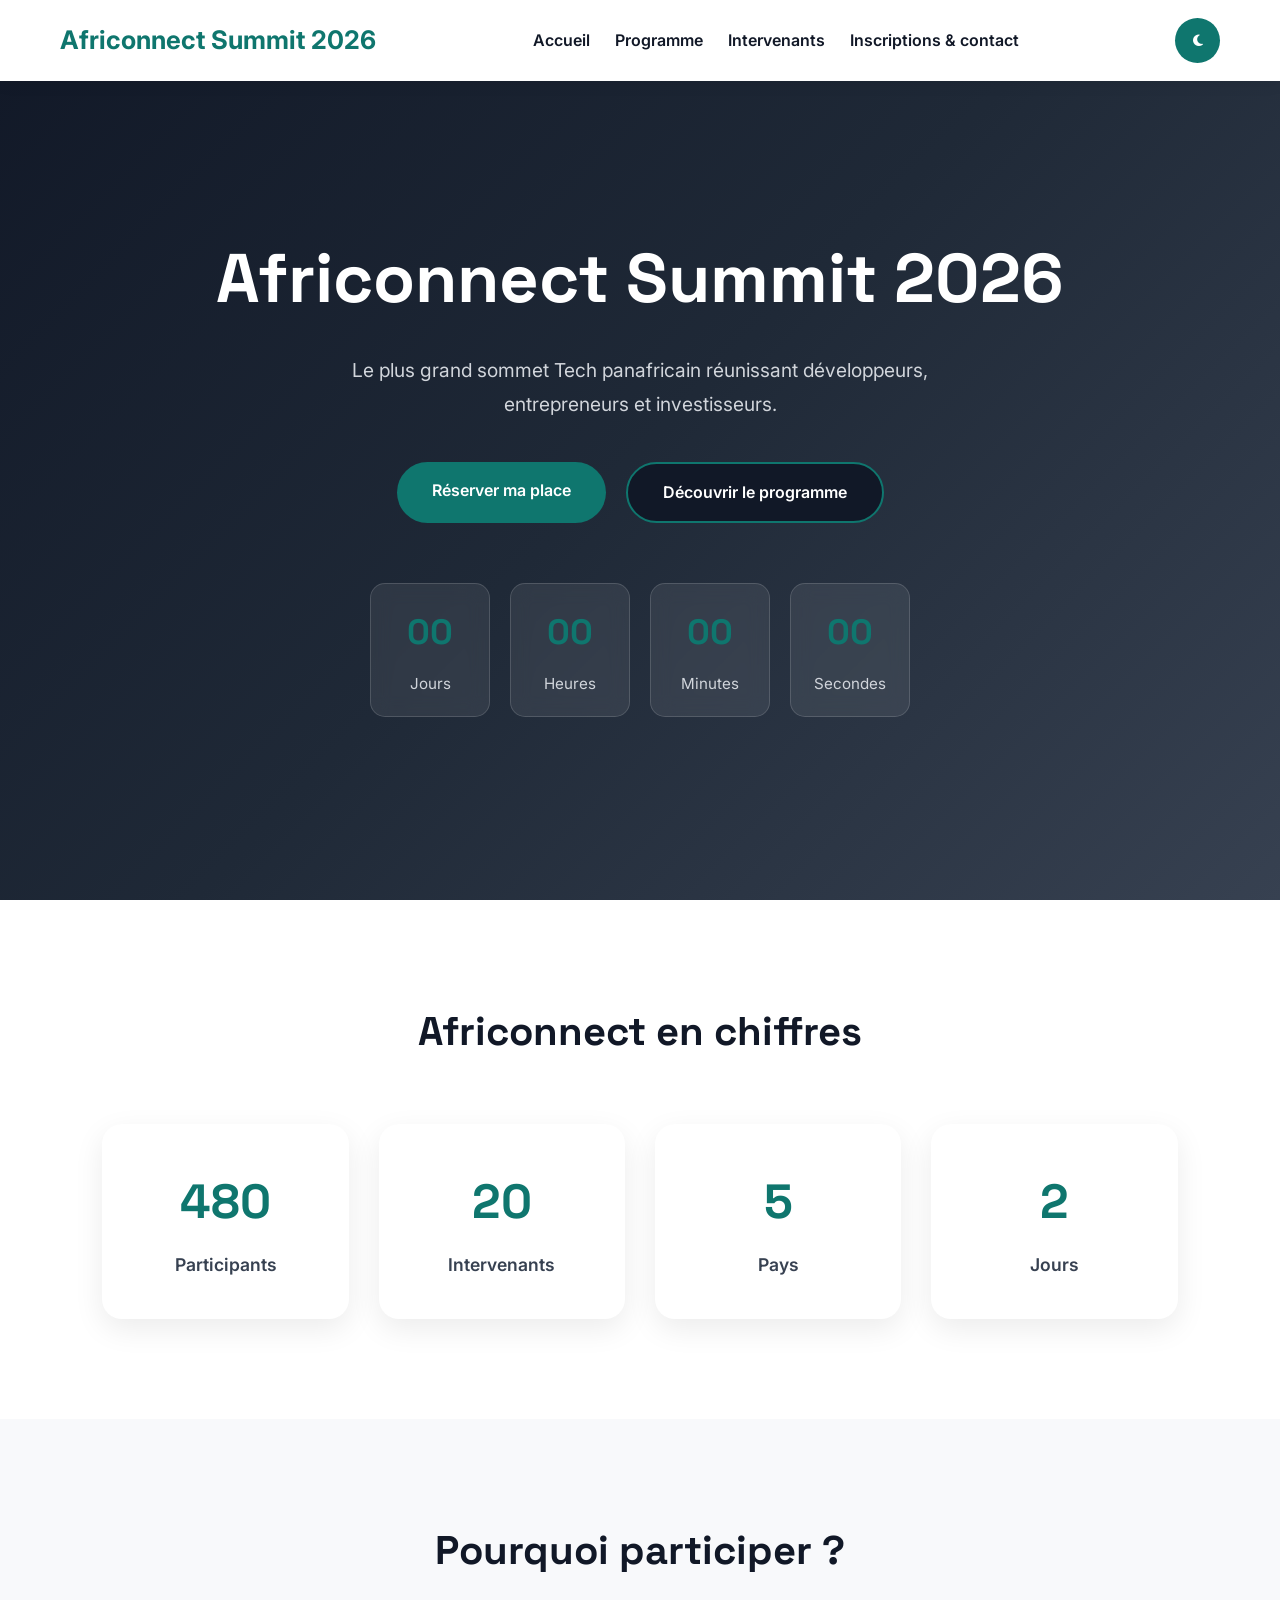
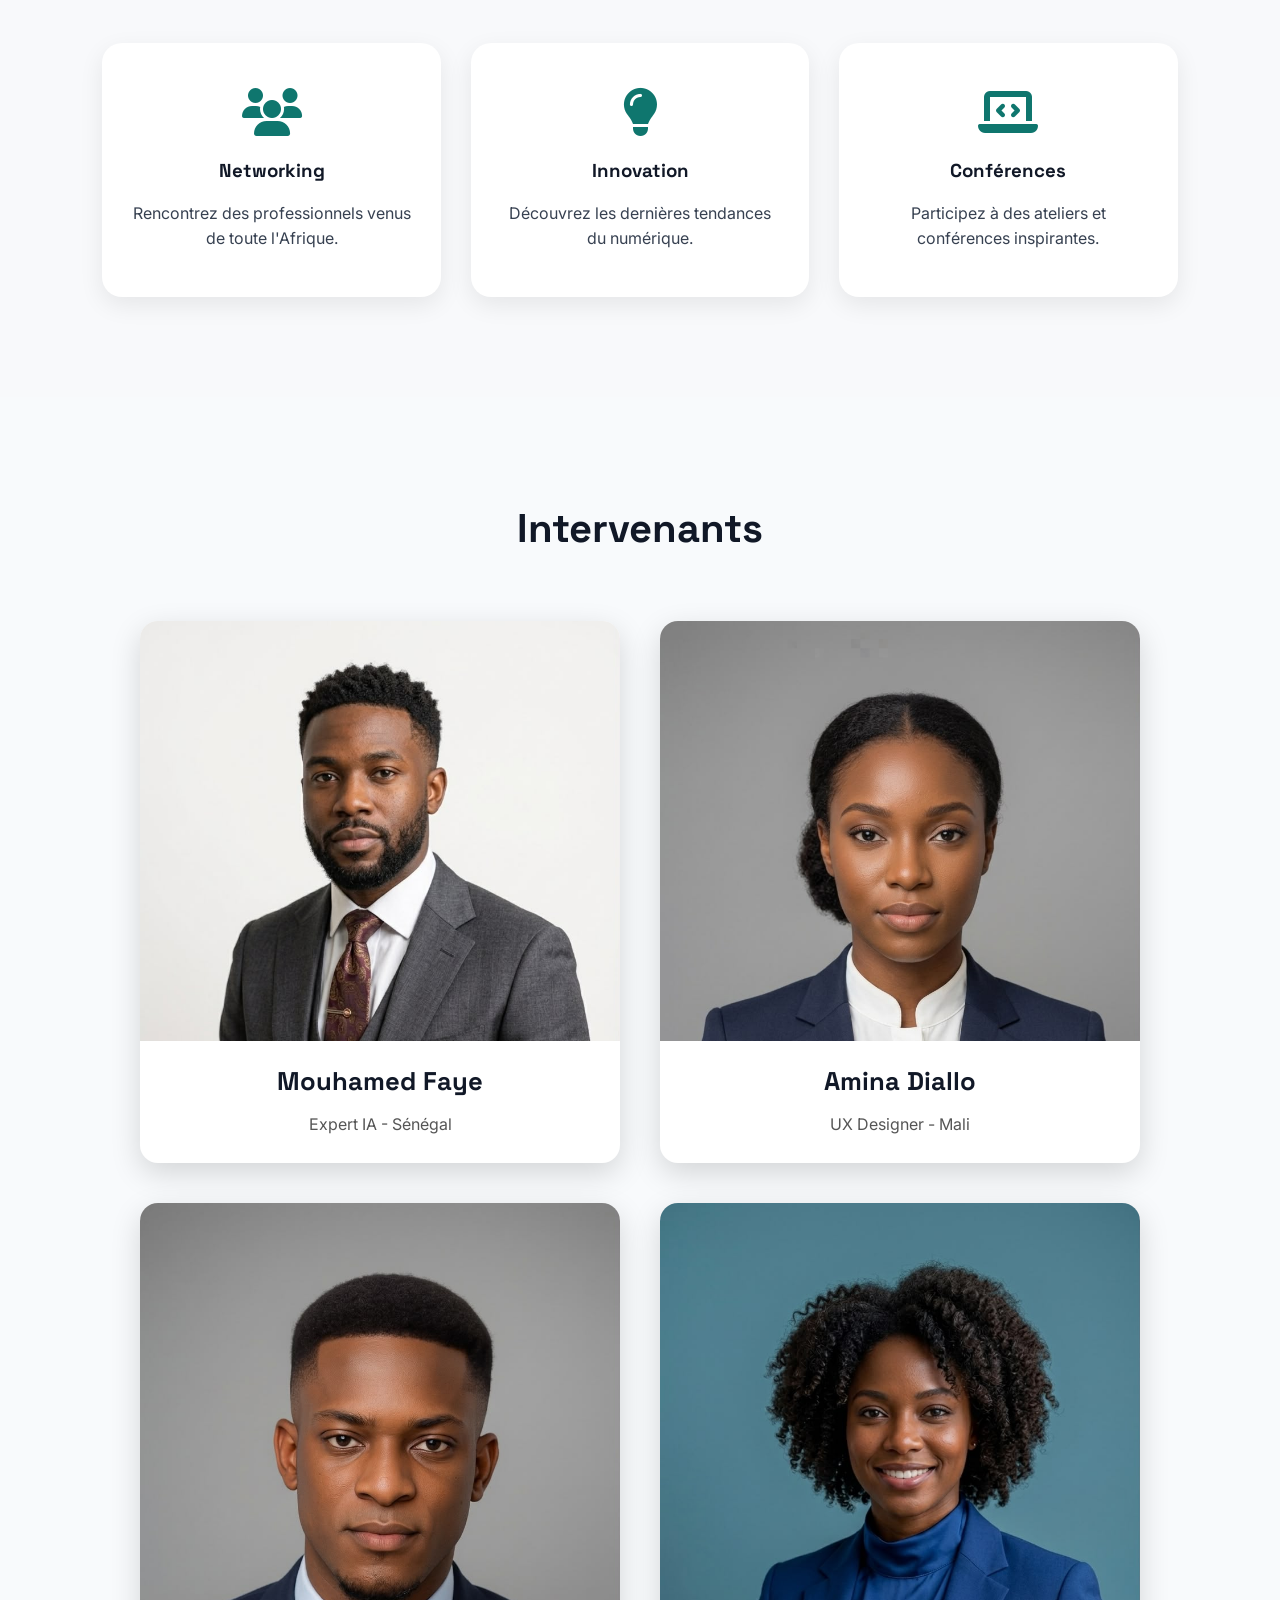
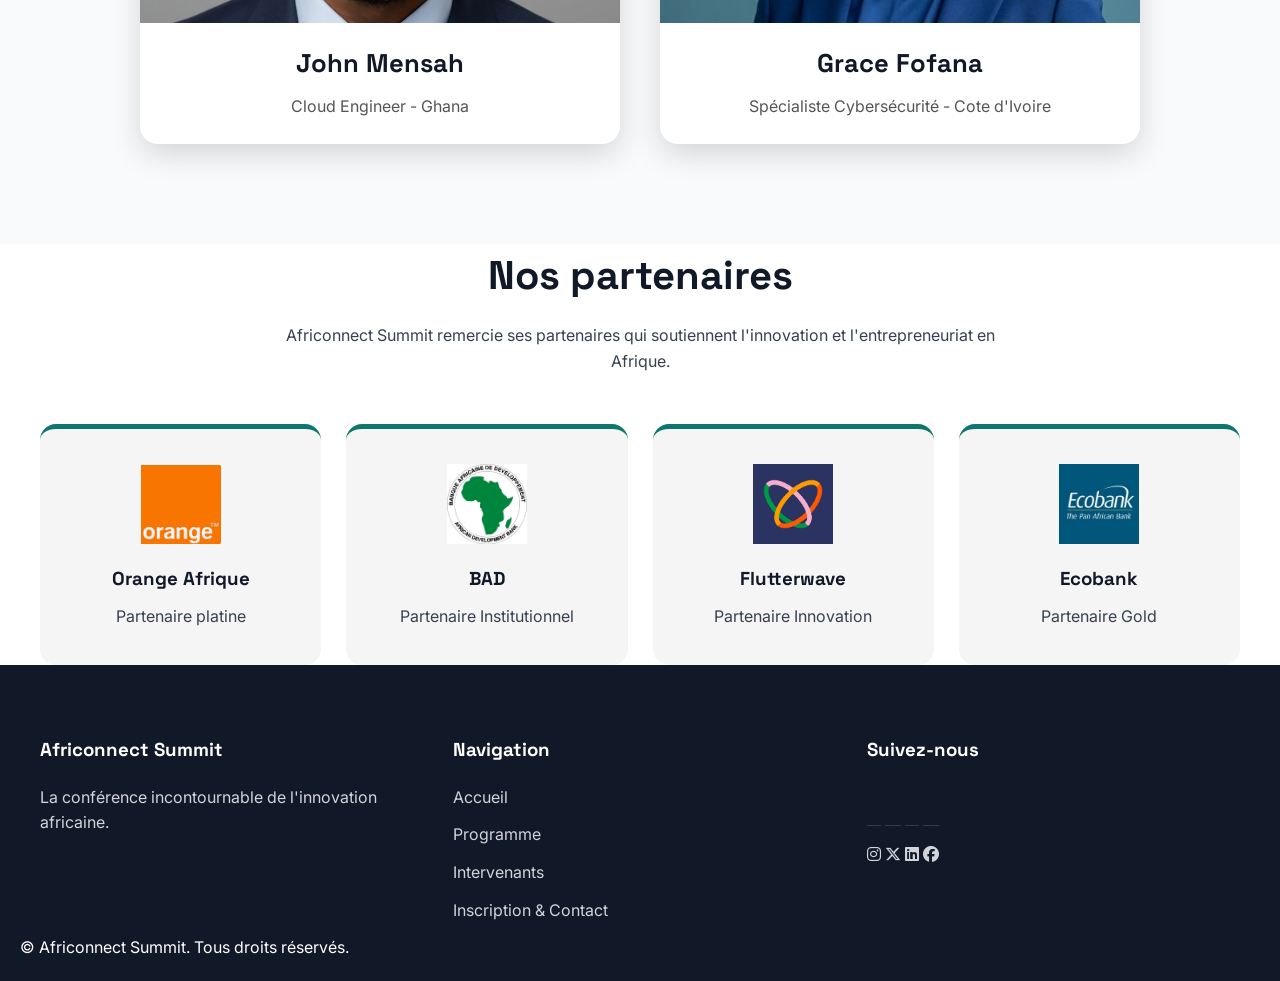
<file: index.html>
<!DOCTYPE html>
<html lang="fr">
<head>
    <meta charset="UTF-8">
    <meta name="viewport" content="width=device-width, initial-scale=1.0">
    <title>Accueil AfriconnectSummit</title>
     <!-- Google Fonts -->
    <link rel="preconnect" href="https://fonts.googleapis.com">
    <link rel="preconnect" href="https://fonts.gstatic.com" crossorigin>
    <link href="https://fonts.googleapis.com/css2?family=Inter:wght@300;400;500;700&family=Space+Grotesk:wght@500;700&display=swap" 
    rel="stylesheet">
      <!-- Font Awesome (pour les icônes) -->
    <link rel="stylesheet"
    href="https://cdnjs.cloudflare.com/ajax/libs/font-awesome/6.7.2/css/all.min.css">
    <!-- CSS -->
    <link rel="stylesheet" href="css/style.css">
</head>
<body>
<!-- En téte / Navigations-->
<header class="header">
    <nav class="navbar">
        <a href="index.html" class="logo">Africonnect Summit 2026</a>
        <ul class="nav-links">
            <li><a href="index.html">Accueil</a></li>
            <li><a href="programme.html">Programme</a></li>
            <li><a href="intervenants.html">Intervenants</a></li>
            <li><a href="contact.html">Inscriptions & contact</a></li>
        </ul>
        <div class="nav-actions">
            <button id="theme-btn">
                <i class="fa-solid fa-moon"></i>
            </button>
            <button id="menu-btn">
                <i class="fa-solid fa-bars"></i>
            </button>
        </div>
    </nav>
</header>
<!-- Contenu principal -->
<main>
    <!-- Section hero (accroche et compte à rebours) -->
    <section class="hero hidden fade-in">
        <div class="hero-content">
            <h1>Africonnect Summit 2026</h1>
            <p>
                Le plus grand sommet Tech panafricain réunissant développeurs,
                entrepreneurs et investisseurs.
            </p>
            <div class="hero-buttons">
                <a href="contact.html">Réserver ma place</a>
                <a href="programme.html">Découvrir le programme</a>
            </div>
            <div id="countdown">
                <div>
                    <h2 id="days">00</h2>
                    <span>Jours</span>
                </div>
                <div>
                    <h2 id="hours">00</h2>
                    <span>Heures</span>
                </div>
                <div>
                    <h2 id="minutes">00</h2>
                    <span>Minutes</span>
                </div>
                <div>
                    <h2 id="seconds">00</h2>
                    <span>Secondes</span>
                </div>
            </div>
        </div>
    </section>
    <!-- section statistiques -->
    <section class="stats hidden zoom-in">
        <h2>Africonnect en chiffres</h2>
        <div class="stats-grid">
            <article>
                <h3 class="counter" data-target="1200">0</h3>
                <p>Participants</p>
            </article>
            <article>
                <h3 class="counter" data-target="48">0</h3>
                <p>Intervenants</p>
            </article>
            <article>
                <h3 class="counter" data-target="12">0</h3>
                <p>Pays</p>
            </article>
            <article>
                <h3 class="counter" data-target="3">0</h3>
                <p>Jours</p>
            </article>
        </div>
    </section>
    <!-- section avantages (pourquoi participer?) -->
    <section class="why hidden slide-in">
        <h2> Pourquoi participer ?</h2>
        <div class="why-grid">
            <article>
                <i class="fa-solid fa-users"></i>
                <h3>Networking</h3>
                <p>
                    Rencontrez des professionnels venus de toute l'Afrique.
                </p>
            </article>
            <article>
                <i class="fa-solid fa-lightbulb"></i>
                <h3>Innovation</h3>
                <p>
                   Découvrez les dernières tendances du numérique. 
                </p>
            </article>
             <article>
                <i class="fa-solid fa-laptop-code"></i>
                <h3>Conférences</h3>
                <p>
                    Participez à des ateliers et conférences inspirantes.
                </p>
            </article>
        </div>
    </section>
    <!-- section intervenants -->
    <section class="speakers hidden fade-in">
        <h2>Intervenants</h2>
        <div class="speaker-grid">
            <article  class="speaker-card">
                <img src="images/Mouhamed Faye.jpeg" alt="Mouhamed Faye">
                <h3>Mouhamed Faye</h3>
                <p>Expert IA - Sénégal</p>
            </article>
            <article  class="speaker-card">
                <img src="images/Amina Diallo.jpeg" alt="Amina Diallo">
                <h3>Amina Diallo</h3>
                <p>UX Designer - Mali</p>
            </article>
            <article  class="speaker-card">
                <img src="images/John Mensah.jpeg" alt="John Mensah">
                <h3>John Mensah</h3>
                <p>Cloud Engineer - Ghana</p>
            </article>
            <article  class="speaker-card">
                <img src="images/Grace Fofana.jpeg" alt="Grace Fofana">
                <h3>Grace Fofana</h3>
                <p>Spécialiste Cybersécurité - Cote d'Ivoire</p>
            </article>
        </div>
    </section>
    <!-- section partenaire / sponsors -->
    <section class="sponsors hidden zoom-in">
        <h2>Nos partenaires</h2>
        <p  class="section-text">
            Africonnect Summit remercie ses partenaires qui soutiennent 
            l'innovation et l'entrepreneuriat en Afrique.
        </p>
        <div class="sponsor-grid">
            <article class="sponsor-card">
                <img src="images/orange.jpeg" alt="orange">
                <h3>Orange Afrique</h3>
                <p>Partenaire platine</p>
            </article>
            <article class="sponsor-card">
                <img src="images/BAD.jpeg" alt="BAD">
                <h3>BAD</h3>
                <p>Partenaire Institutionnel</p>
            </article>
            <article class="sponsor-card">
                <img src="images/Flutterwave.jpeg" alt="Flutterwave">
                <h3>Flutterwave</h3>
                <p>Partenaire Innovation</p>
            </article>
            <article class="sponsor-card">
                <img src="images/Ecobank.jpeg" alt="Ecobank">
                <h3>Ecobank</h3>
                <p>Partenaire Gold</p>
            </article>
        </div>
    </section>
</main> 
<!-- Pied de page (footer) -->
<footer>
    <div  class="footer-container">
        <div>
            <h3>Africonnect Summit</h3>
            <p>
                La conférence incontournable de l'innovation africaine.
            </p>
        </div>
        <div>
            <h3>Navigation</h3>
            <ul>
                <li><a href="index.html">Accueil</a></li>
                <li><a href="programme.html">Programme</a></li>
                <li><a href="intervenants.html">Intervenants</a></li>
                <li><a href="contact.html">Inscription & Contact</a></li>
            </ul>
        </div>
        <div>
            <h3>Suivez-nous</h3>
            <a href="#"><i  class="fab fa-instagram"></i></a>
            <a href="#"><i  class="fab fa-x-twitter"></i></a>
            <a href="#"><i class="fab fa-linkedin"></i></a>
            <a href="#"><i class="fab fa-facebook"></i></a>
        </div>
    </div>
    <p class="copyright">
       &copy; <span id="year"></span> Africonnect Summit. Tous droits réservés.
    </p>
</footer>
<button id="topBtn">
        <i class="fa-solid fa-arrow-up"></i>
</button> 

 <script src="js/main.js"></script>
</body>
</html>
</file>
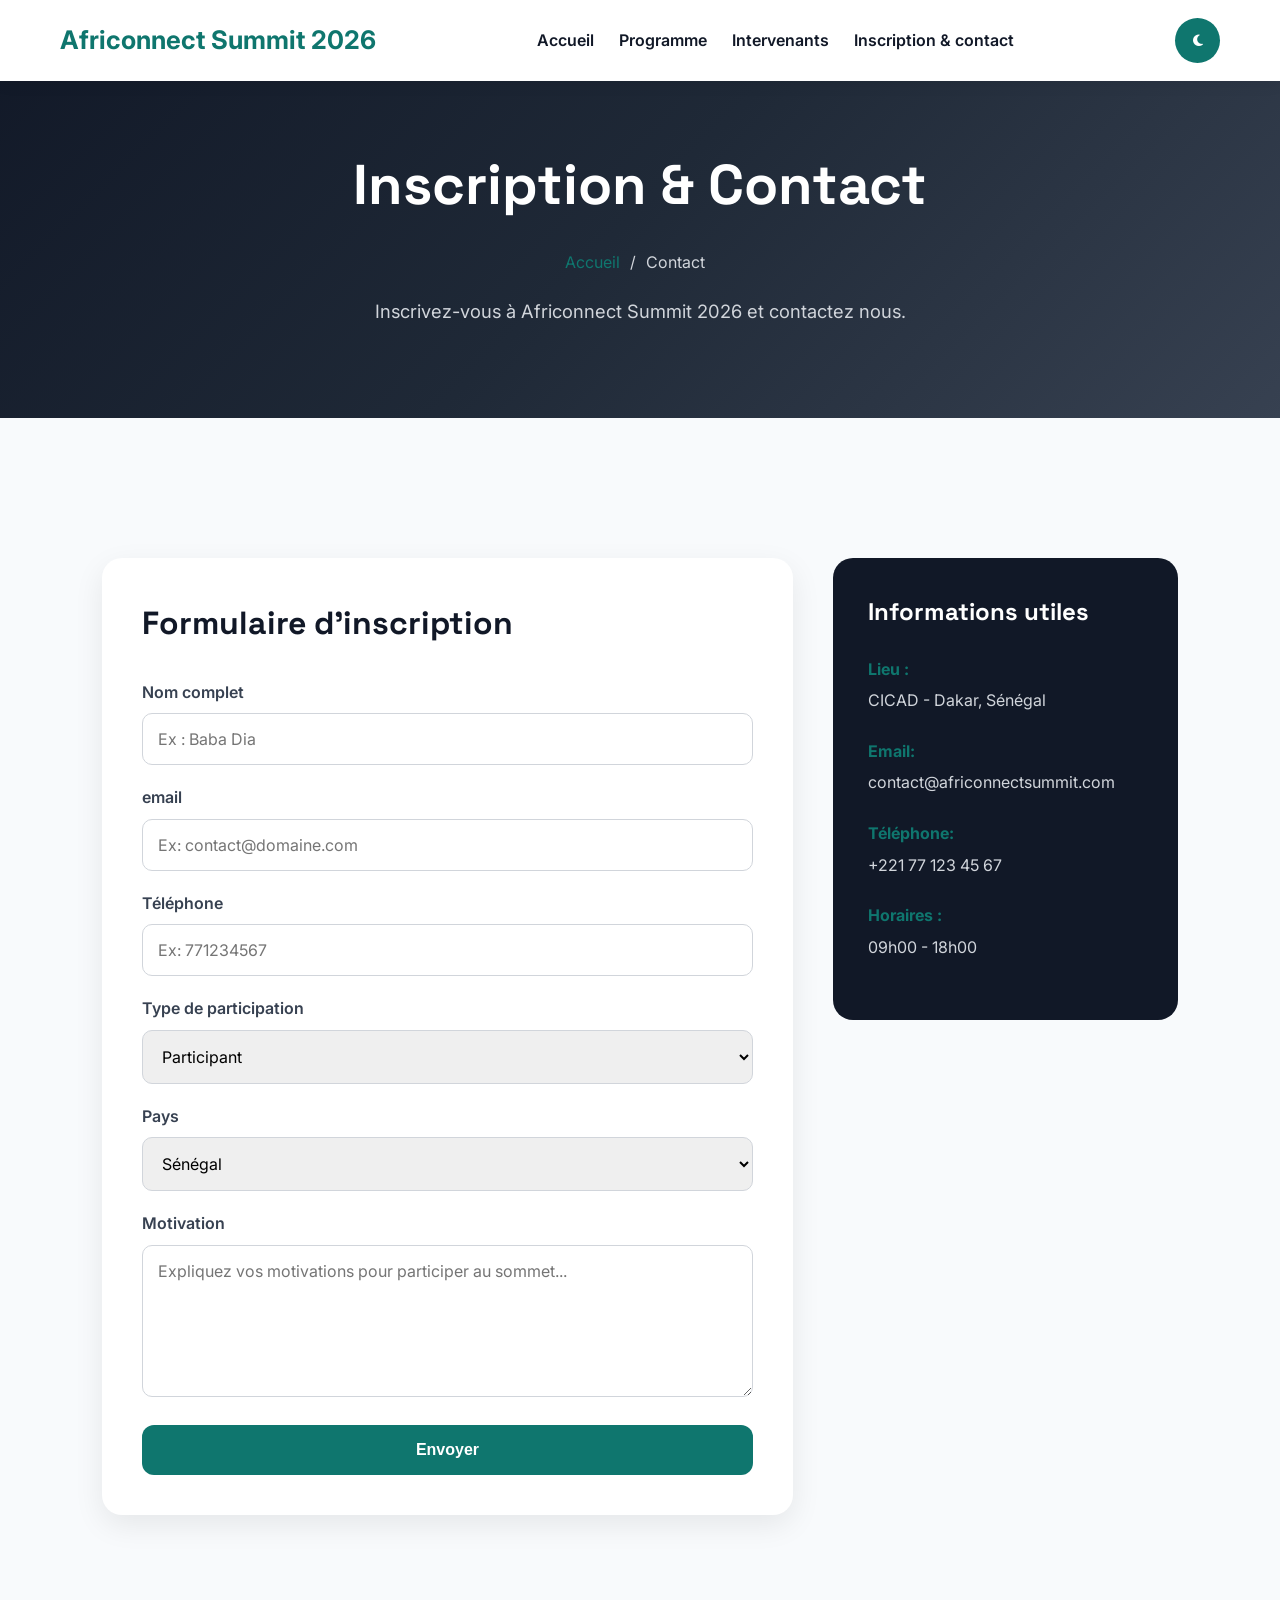
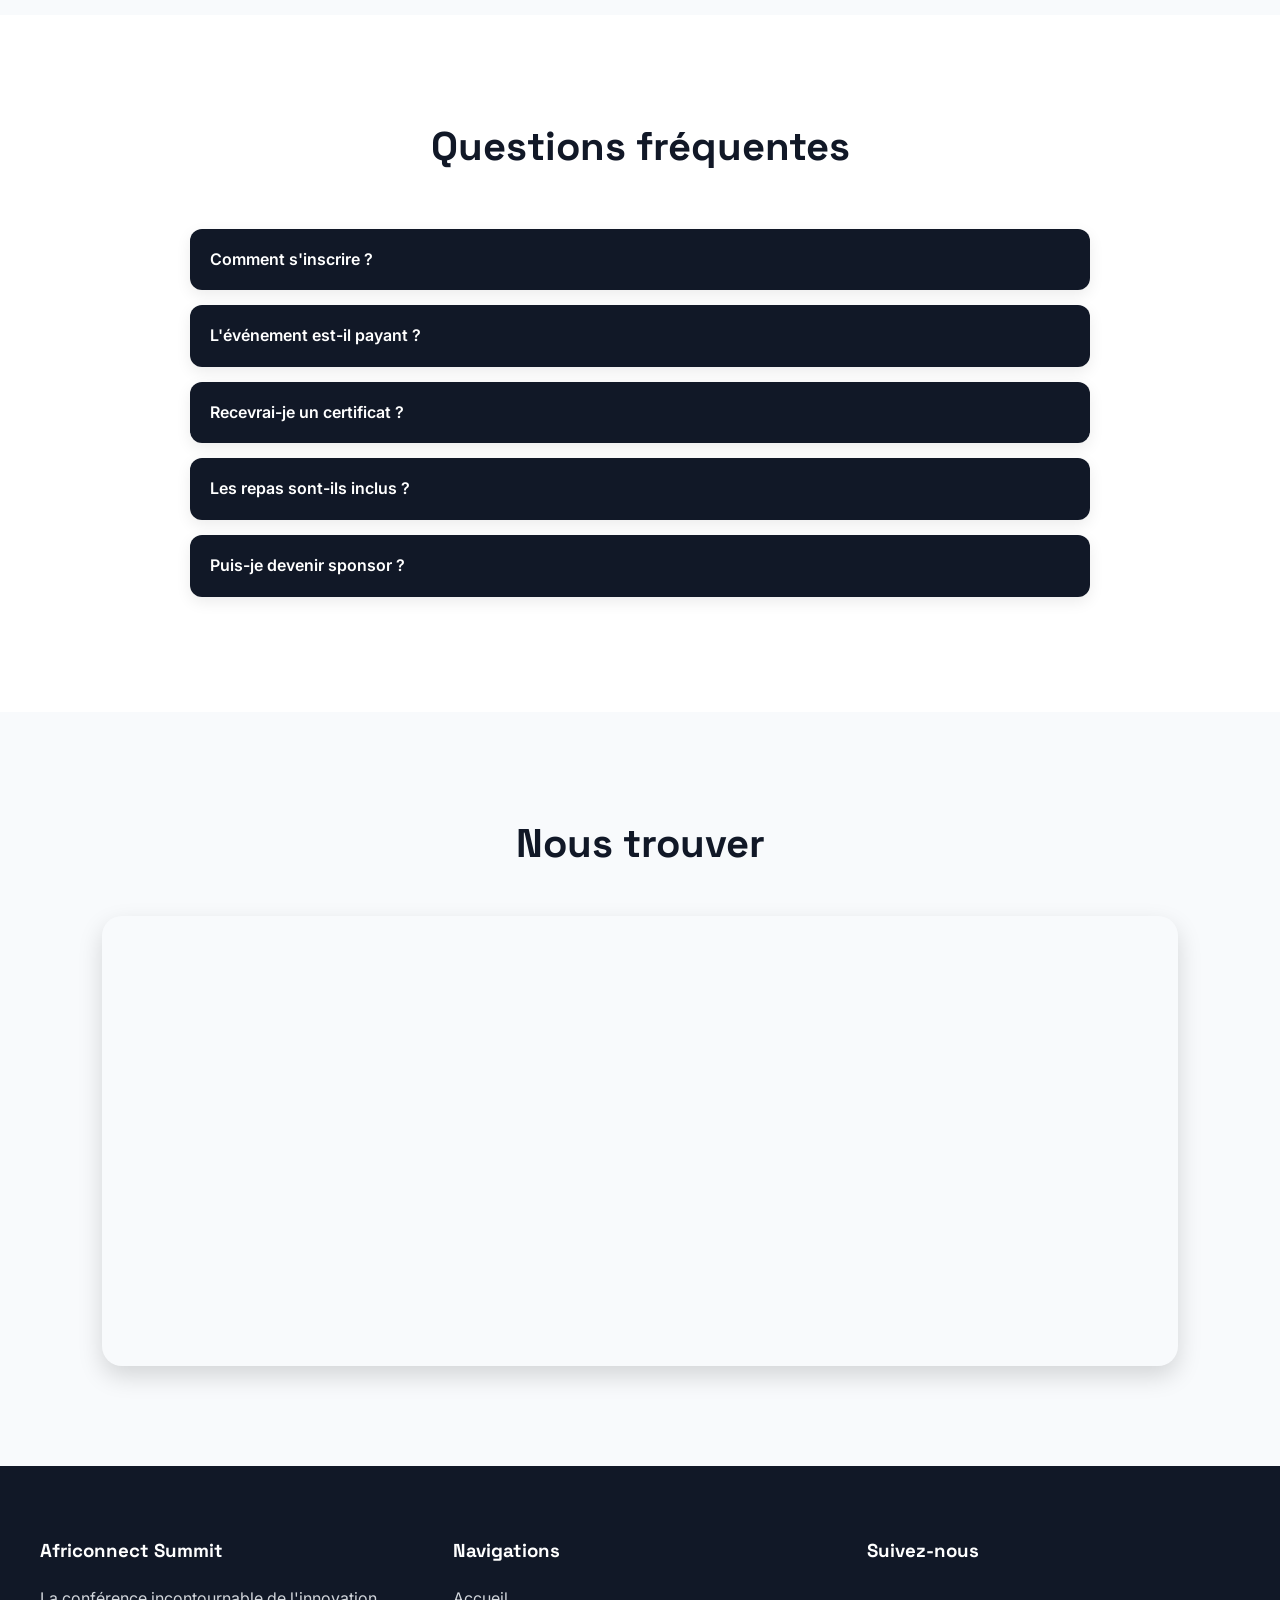
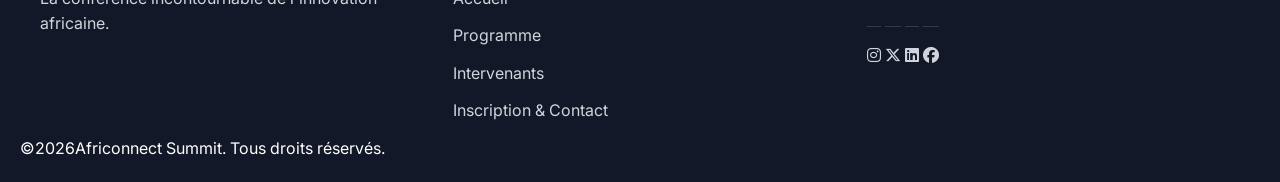
<file: contact.html>
<!DOCTYPE html>
<html lang="fr">

<head>
    <meta charset="UTF-8">
    <meta name="viewport" content="width=device-width, initial-scale=1.0">
    <title>contact AfriconnectSummit</title>
    <link rel="stylesheet" href="css/style.css">
    <link rel="preconnect" href="https://fonts.googleapis.com">
    <link rel="preconnect" href="https://fonts.gstatic.com" crossorigin>
    <link
        href="https://fonts.googleapis.com/css2?family=Inter:wght@300;400;500;700&family=Space+Grotesk:wght@500;700&display=swap"
        rel="stylesheet">
    <!-- Font Awesome (pour les icônes) -->
    <link rel="stylesheet" href="https://cdnjs.cloudflare.com/ajax/libs/font-awesome/6.7.2/css/all.min.css">
    <!-- CSS -->
</head>

<body>
    <!-- En téte / Navigations-->
    <header class="header">
        <nav class="navbar">
            <a href="index.html" class="logo">Africonnect Summit 2026</a>
            <ul class="nav-links">
                <li><a href="index.html">Accueil</a></li>
                <li><a href="programme.html">Programme</a></li>
                <li><a href="intervenants.html">Intervenants</a></li>
                <li><a href="contact.html">Inscription & contact</a></li>
            </ul>
            <div class="nav-actions">
                <button id="theme-btn">
                    <i class="fa-solid fa-moon"></i>
                </button>
                <button id="menu-btn">
                    <i class="fa-solid fa-bars"></i>
                </button>
            </div>
        </nav>
    </header>
    <!-- Contenu principal -->
    <main>
        <!-- bannière d'en-téte de la page -->
        <section class="page-banner ">
            <div class="banner-content">
                <h1>Inscription & Contact</h1>
                <nav class="breadcrumb" aria-label="Fil d'Ariane">
                    <ul>
                        <li><a href="index.html">Accueil</a></li>
                        <li aria-current="page">Contact</li>
                    </ul>
                </nav>
                <p class="banner-description">
                    Inscrivez-vous à Africonnect Summit 2026 et contactez nous.
                </p>
            </div>
        </section>
        <!-- section formulaire et infos -->
        <section class="contact-section hidden slide-in">
            <div class="contact-container">
                <article class="contact-form">
                    <h2>Formulaire d'inscription</h2>
                    <form id="contactForm" novalidate>
                        <div class="form-group">
                            <label for="nom">Nom complet</label>
                            <input type="text" id="nom" name="nom" required placeholder="Ex : Baba Dia">
                            <span class="error-message" aria-live="polite"></span>
                        </div>
                        <div class="form-group">
                            <label for="email">email</label>
                            <input type="email" id="email" name="email" required placeholder="Ex: contact@domaine.com">
                            <span class="error-message" aria-live="polite"></span>
                        </div>
                        <div class="form-group">
                            <label for="telephone">Téléphone</label>
                            <input type="tel" id="telephone" name="telephone" required placeholder="Ex: 771234567">
                            <span class="error-message" aria-live="polite"></span>
                        </div>
                        <div class="form-group">
                            <label for="participation">Type de participation</label>
                            <select id="participation" name="participation">
                                <option value="participant">Participant</option>
                                <option value="intervenant">Intervenant</option>
                                <option value="sponsor">Sponsor</option>
                                <option value="presse">Presse</option>
                            </select>
                        </div>
                        <div class="form-group">
                            <label for="pays">Pays</label>
                            <select id="pays" name="pays">
                                <option value="senegal">Sénégal</option>
                                <option value="cote-divoire">Cote-d'Ivoire</option>
                                <option value="mali">Mali</option>
                                <option value="ghana">Ghana</option>
                                <option value="nigeria">Nigéria</option>
                                <option value="benin">Bénin</option>
                                <option value="togo">Togo</option>
                                <option value="cameroun">Cameroun</option>
                                <option value="maroc">Maroc</option>
                                <option value="tunisie">Tunisie</option>
                            </select>
                        </div>
                        <div class="form-group">
                            <label for="message">Motivation</label>
                            <textarea id="message" name="message" rows="6"
                                placeholder="Expliquez vos motivations pour participer au sommet..."
                                required></textarea>
                            <span class="error-message" aria-live="polite"></span>
                        </div>
                        <div id="form-success" class="success-message" hidden></div>
                        <button type="submit" class="submit-btn">Envoyer</button>
                    </form>
                </article>
                <aside class="contact-info">
                    <h2>Informations utiles</h2>
                    <div class="info-item">
                        <strong>Lieu :</strong>
                        <p>CICAD - Dakar, Sénégal</p>
                    </div>
                    <div class="info-item">
                        <strong>Email:</strong>
                        <p>contact@africonnectsummit.com</p>
                    </div>
                    <div class="info-item">
                        <strong>Téléphone:</strong>
                        <p>+221 77 123 45 67</p>
                    </div>
                    <div class="info-item">
                        <strong>Horaires :</strong>
                        <p>09h00 - 18h00</p>
                    </div>
                </aside>
            </div>
        </section>
        <!-- section FAQ -->
        <section class="faq-section hidden zoom-in">
            <h2>Questions fréquentes</h2>
            <div class="accordion">
                <div class="accordion-item">
                    <input type="checkbox" id="faq-1" class="accordion-toggle">
                    <label for="faq-1" class="accordion-title">Comment s'inscrire ?</label>
                    <div class="accordion-content">
                        <p>
                            Remplissez simplement le formulaire ci-dessus en indiquant vos motivations.
                        </p>
                    </div>
                </div>
                <div class="accordion-item">
                    <input type="checkbox" id="faq-2" class="accordion-toggle">
                    <label for="faq-2" class="accordion-title">L'événement est-il payant ?</label>
                    <div class="accordion-content">
                        <p>
                            L'accès de base est gratuit pour les étudiants sous réserve de validation de leur
                            formulaire.
                        </p>
                    </div>
                </div>
                <div class="accordion-item">
                    <input type="checkbox" id="faq-3" class="accordion-toggle">
                    <label for="faq-3" class="accordion-title">Recevrai-je un certificat ?</label>
                    <div class="accordion-content">
                        <p>
                            Oui, une attestation officielle de présence nominative vous sera envoyée par email
                            après le sommet.
                        </p>
                    </div>
                </div>
                <div class="accordion-item">
                    <input type="checkbox" id="faq-4" class="accordion-toggle">
                    <label for="faq-4" class="accordion-title">Les repas sont-ils inclus ?</label>
                    <div class="accordion-content">
                        <p>
                            Les repas et pauses café sont offerts.
                        </p>
                    </div>
                </div>
                <div class="accordion-item">
                    <input type="checkbox" id="faq-5" class="accordion-toggle">
                    <label for="faq-5" class="accordion-title">Puis-je devenir sponsor ?</label>
                    <div class="accordion-content">
                        <p>
                            Absolument, veuillez sélectionner l'option "Sponsor" dans la liste déroulante du formulaire.
                        </p>
                    </div>
                </div>
            </div>
        </section>
        <!-- section carte / localisation -->
        <section class="map-section hidden fade-in">
            <h2>Nous trouver</h2>
            <div class="map-container">
                <iframe src="https://www.eventseye.com/maps/map-senepack-26260-10502-0.html" 
                width="100%"
                height="450"
                style="border:0;" 
                allowfullscreen loading="lazy" 
                referrerpolicy="no-referrer-when-downgrade"
                title="Localisation du CICAD Dakar">
                </iframe>
            </div>
        </section>
    </main>
    <!-- Pied de page (footer) -->
    <footer>
        <div class="footer-container">
            <div>
                <h3>Africonnect Summit</h3>
                <p>
                    La conférence incontournable de l'innovation africaine.
                </p>
            </div>
            <div>
                <h3>Navigations</h3>
                <ul>
                    <li><a href="index.html">Accueil</a></li>
                    <li><a href="programme.html">Programme</a></li>
                    <li><a href="intervenants.html">Intervenants</a></li>
                    <li><a href="contact.html">Inscription & Contact</a></li>
                </ul>
            </div>
            <div>
                <h3>Suivez-nous</h3>
                <a href="#"><i class="fab fa-instagram"></i></a>
                <a href="#"><i class="fab fa-x-twitter"></i></a>
                <a href="#"><i class="fab fa-linkedin"></i></a>
                <a href="#"><i class="fab fa-facebook"></i></a>
            </div>
        </div>
        <p class="copyright">
            &copy;<span id="year"></span>Africonnect Summit. Tous droits réservés.
        </p>
    </footer>
    <button id="topBtn">
        <i class="fa-solid fa-arrow-up"></i>
    </button>

    <script src="js/main.js"></script>
</body>

</html>
</file>
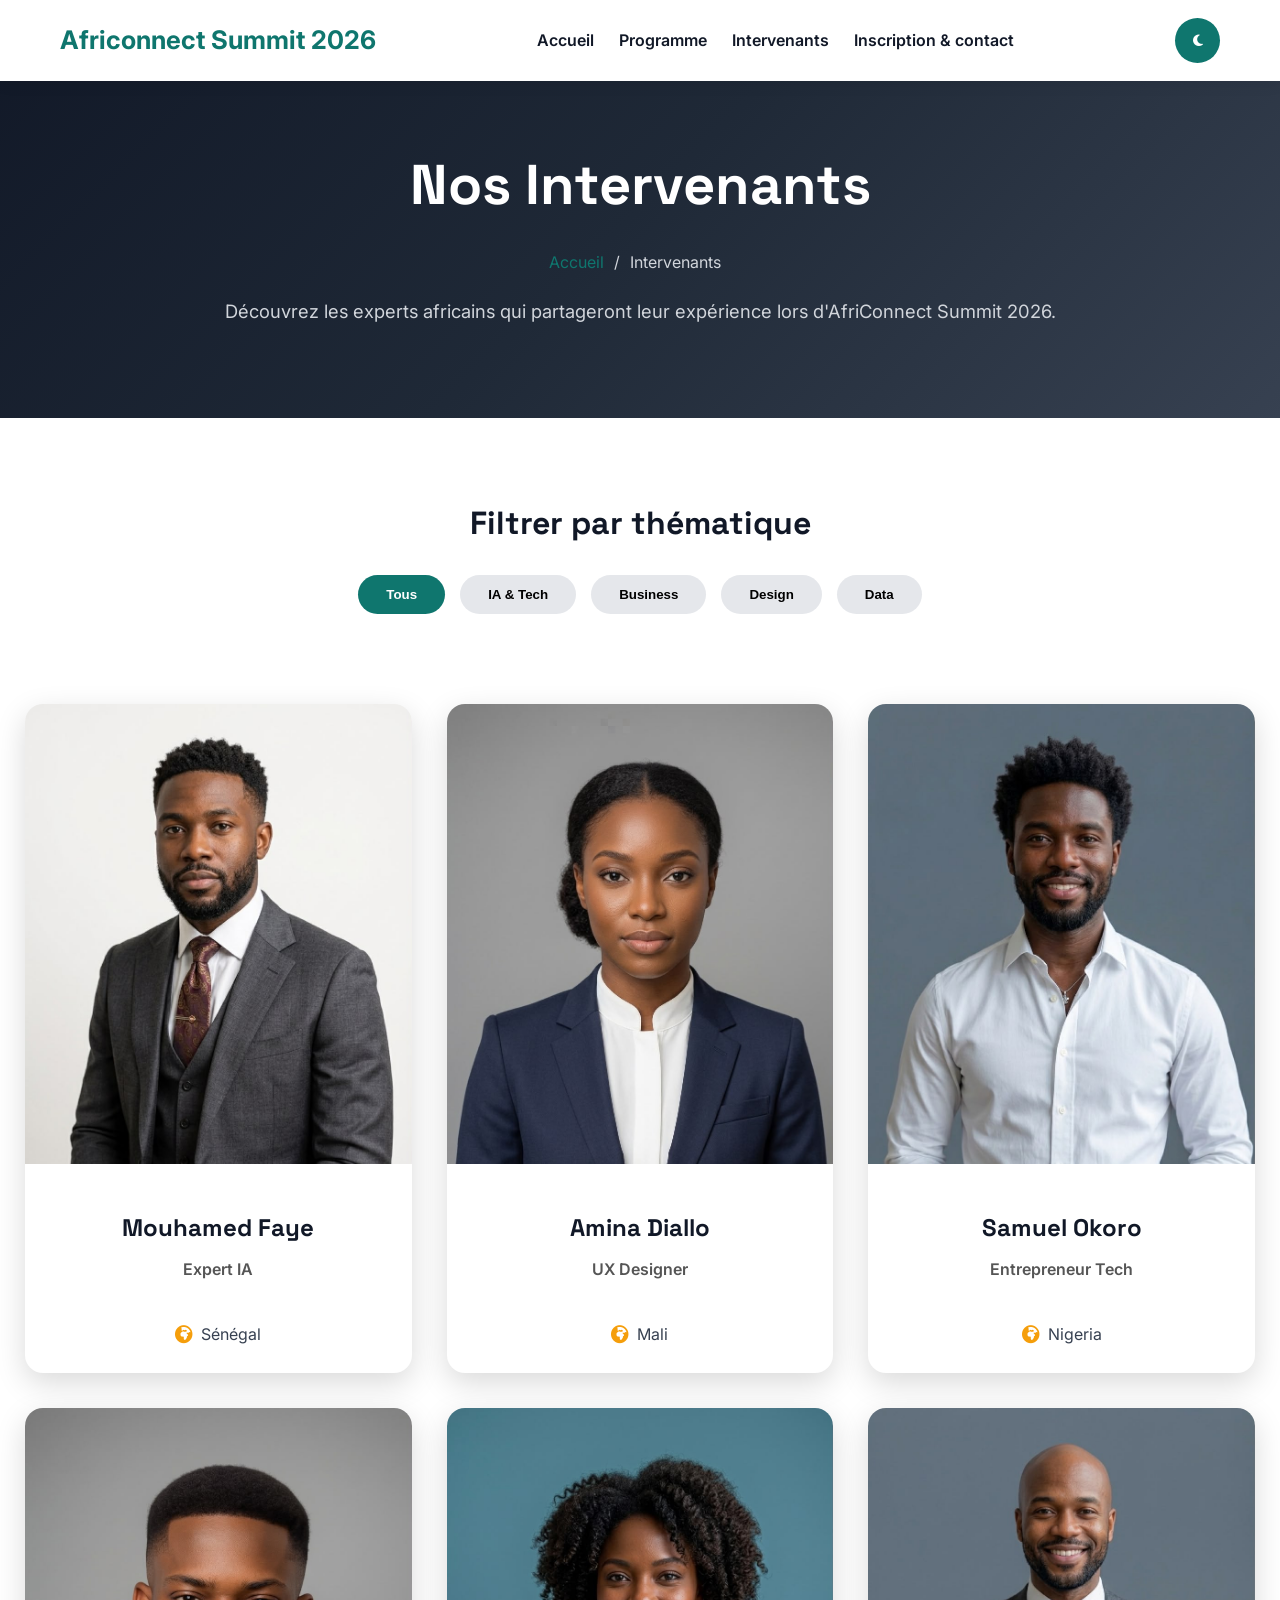
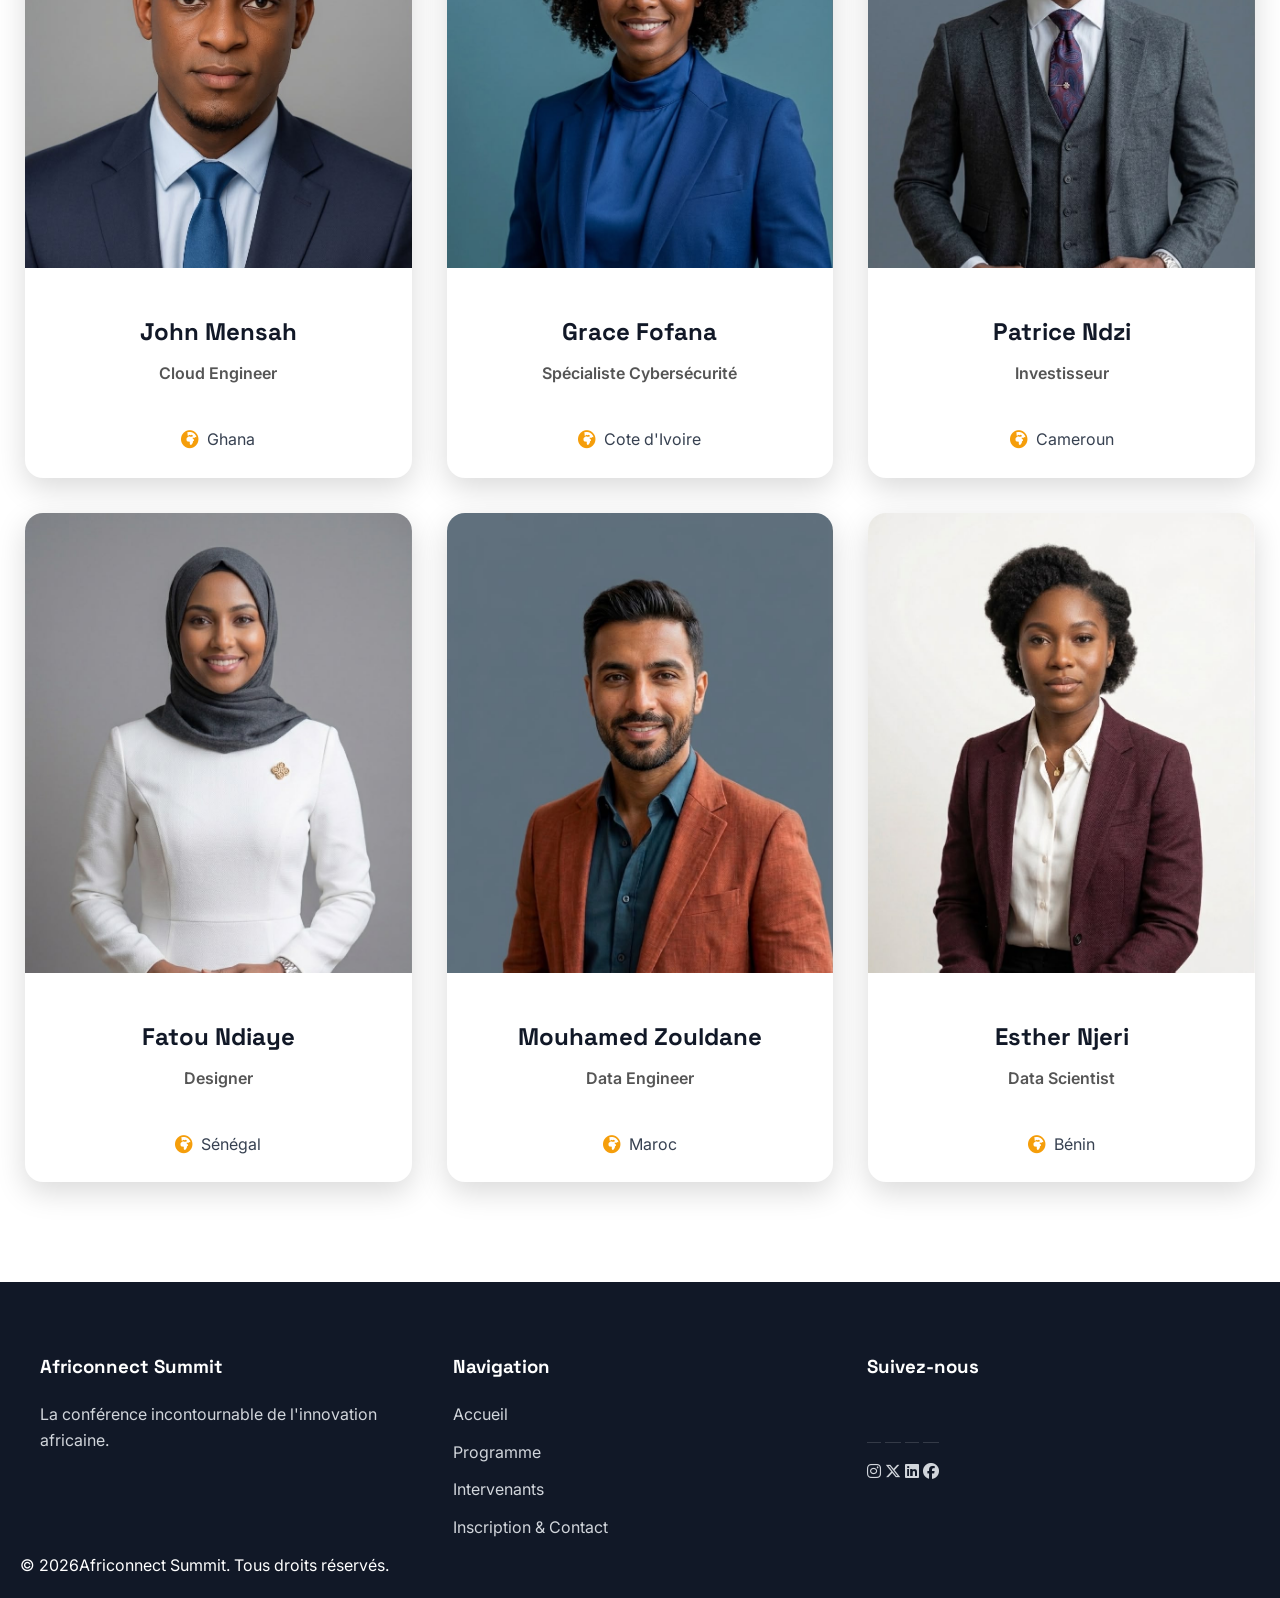
<file: intervenants.html>
<!DOCTYPE html>
<html lang="fr">
<head>
    <meta charset="UTF-8">
    <meta name="viewport" content="width=device-width, initial-scale=1.0">
    <title>AfriconnectSummit</title>
    <link rel="preconnect" href="https://fonts.googleapis.com">
    <link rel="preconnect" href="https://fonts.gstatic.com" crossorigin>
    <link href="https://fonts.googleapis.com/css2?family=Inter:wght@300;400;500;700&family=Space+Grotesk:wght@500;700&display=swap" 
    rel="stylesheet">
    <!-- Font Awesome (pour les icônes) -->
    <link rel="stylesheet"
    href="https://cdnjs.cloudflare.com/ajax/libs/font-awesome/6.7.2/css/all.min.css">
    <!-- CSS -->
    <link rel="stylesheet" href="css/style.css">
</head>
<body>
<!-- En téte / Navigations-->
<header class="header">
    <nav class="navbar">
        <a href="index.html" class="logo">Africonnect Summit 2026</a>
        <ul class="nav-links">
            <li><a href="index.html">Accueil</a></li>
            <li><a href="programme.html">Programme</a></li>
            <li><a href="intervenants.html">Intervenants</a></li>
            <li><a href="contact.html">Inscription & contact</a></li>
        </ul>
        <div class="nav-actions">
            <button id="theme-btn">
                <i class="fa-solid fa-moon"></i>
            </button>
             <button id="menu-btn">
                <i class="fa-solid fa-bars"></i>
            </button>
        </div>
    </nav>
</header>
<!-- Contenu principal -->
<main>
    <!-- bannière d'en-téte de la page -->
    <section class="page-banner hidden fade-in">
        <div class="banner-content">
            <h1>Nos Intervenants</h1>
            <nav class="breadcrumb" aria-label="Fil d'Ariane">
                <ul>
                    <li><a href="index.html">Accueil</a></li>
                    <li aria-current="page">Intervenants</li>
                </ul>
            </nav>
            <p class="banner-description">
                Découvrez les experts africains qui partageront leur expérience lors d'AfriConnect Summit 2026.
            </p>
        </div>
    </section>
    <!-- Filtrage par thématique -->
    <section class="speaker-filter hidden slide-in">
        <h2>Filtrer par thématique</h2>
        <div class="filter-buttons" role="group" aria-label="Filtres des intervenants">
            <button  class="filter-btn active" data-filter="all" aria-pressed="true">Tous</button>
            <button class="filter-btn" data-filter="ia" aria-pressed="false">IA & Tech</button>
            <button class="filter-btn" data-filter="business" aria-pressed="false">Business</button>
            <button class="filter-btn" data-filter="design" aria-pressed="false">Design</button>
            <button class="filter-btn" data-filter="data" aria-pressed="false">Data</button>
        </div>
    </section>
    <!-- Cartes des intervenants -->
    <section class="speakers-container hidden zoom-in">
        <article class="speaker-card" data-category="ia">
            <div class="speaker-img-container">
                <img src="images/Mouhamed Faye.jpeg" alt="Mouhamed Faye">
            </div>
            <div class="speaker-info">
                <h3>Mouhamed Faye</h3>
                <p class="speaker-role">Expert IA</p>
                <div>
                    <i class="fa-solid fa-earth-africa"></i>
                    <span>Sénégal</span>
                </div>
            </div>
        </article>
         <article class="speaker-card" data-category="design">
            <div class="speaker-img-container">
                <img src="images/Amina Diallo.jpeg" alt="Amina Diallo">
            </div>
            <div class="speaker-info">
                <h3>Amina Diallo</h3>
                <p class="speaker-role">UX Designer</p>
                <div>
                    <i class="fa-solid fa-earth-africa"></i>
                    <span>Mali</span>
                </div>
            </div>
        </article>
         <article class="speaker-card" data-category="business">
            <div class="speaker-img-container">
                <img src="images/Samuel Okoro.jpeg" alt="Samuel Okoro">
            </div>
            <div class="speaker-info">
                <h3>Samuel Okoro</h3>
                <p class="speaker-role">Entrepreneur Tech</p>
                <div>
                    <i class="fa-solid fa-earth-africa"></i>
                    <span>Nigeria</span>
                </div>
            </div>
        </article>
         <article class="speaker-card" data-category="ia">
            <div class="speaker-img-container">
                <img src="images/John Mensah.jpeg" alt="John Mensah">
            </div>
            <div class="speaker-info">
                <h3>John Mensah</h3>
                <p class="speaker-role">Cloud Engineer</p>
                <div>
                    <i class="fa-solid fa-earth-africa"></i>
                    <span>Ghana</span>
                </div>
            </div>
        </article>
         <article class="speaker-card" data-category="data">
            <div class="speaker-img-container">
                <img src="images/Grace Fofana.jpeg" alt="Grace Fofana">
            </div>
            <div class="speaker-info">
                <h3>Grace Fofana</h3>
                <p class="speaker-role">Spécialiste Cybersécurité</p>
                <div>
                    <i class="fa-solid fa-earth-africa"></i>
                    <span>Cote d'Ivoire</span>
                </div>
            </div>
        </article>
        <article class="speaker-card" data-category="business">
            <div class="speaker-img-container">
                <img src="images/Patrice Ndzi.jpeg" alt="Patrice Ndzi">
            </div>
            <div class="speaker-info">
                <h3>Patrice Ndzi</h3>
                <p class="speaker-role">Investisseur</p>
                <div>
                    <i class="fa-solid fa-earth-africa"></i>
                    <span>Cameroun</span>
                </div>
            </div>
        </article>
         <article class="speaker-card" data-category="design">
            <div class="speaker-img-container">
                <img src="images/Fatou ndiaye.jpeg" alt="Fatou Ndiaye">
            </div>
            <div class="speaker-info">
                <h3>Fatou Ndiaye</h3>
                <p class="speaker-role">Designer</p>
                <div>
                    <i class="fa-solid fa-earth-africa"></i>
                    <span>Sénégal</span>
                </div>
            </div>
        </article>
         <article class="speaker-card" data-category="data">
            <div class="speaker-img-container">
                <img src="images/Zouldane.jpeg" alt="Zouldane">
            </div>
            <div class="speaker-info">
                <h3>Mouhamed Zouldane</h3>
                <p class="speaker-role">Data Engineer</p>
                <div>
                    <i class="fa-solid fa-earth-africa"></i>
                    <span>Maroc</span>
                </div>
            </div>
        </article>
         <article class="speaker-card" data-category="ia">
            <div class="speaker-img-container">
                <img src="images/Esther Njeri.jpeg" alt="Esther Njeri">
            </div>
            <div class="speaker-info">
                <h3>Esther Njeri</h3>
                <p class="speaker-role">Data Scientist</p>
                <div>
                    <i class="fa-solid fa-earth-africa"></i>
                    <span>Bénin</span>
                </div>
            </div>
        </article>
    </section>
</main>
<!-- Pied de page (footer) -->
<footer>
    <div  class="footer-container">
        <div>
            <h3>Africonnect Summit</h3>
            <p>
                La conférence incontournable de l'innovation africaine.
            </p>
        </div>
        <div>
            <h3>Navigation</h3>
            <ul>
                <li><a href="index.html">Accueil</a></li>
                <li><a href="programme.html">Programme</a></li>
                <li><a href="intervenants.html">Intervenants</a></li>
                <li><a href="contact.html"> Inscription & Contact</a></li>
            </ul>
        </div>
        <div>
            <h3>Suivez-nous</h3>
            <a href="#"><i  class="fab fa-instagram"></i></a>
            <a href="#"><i  class="fab fa-x-twitter"></i></a>
            <a href="#"><i class="fab fa-linkedin"></i></a>
            <a href="#"><i class="fab fa-facebook"></i></a>
        </div>
    </div>
    <p class="copyright">
       &copy; <span id="year"></span>Africonnect Summit. Tous droits réservés.
    </p>
</footer>
<button id="topBtn">
        <i class="fa-solid fa-arrow-up"></i>
</button>


 <script src="js/main.js"></script>
</body>
</html>
</file>
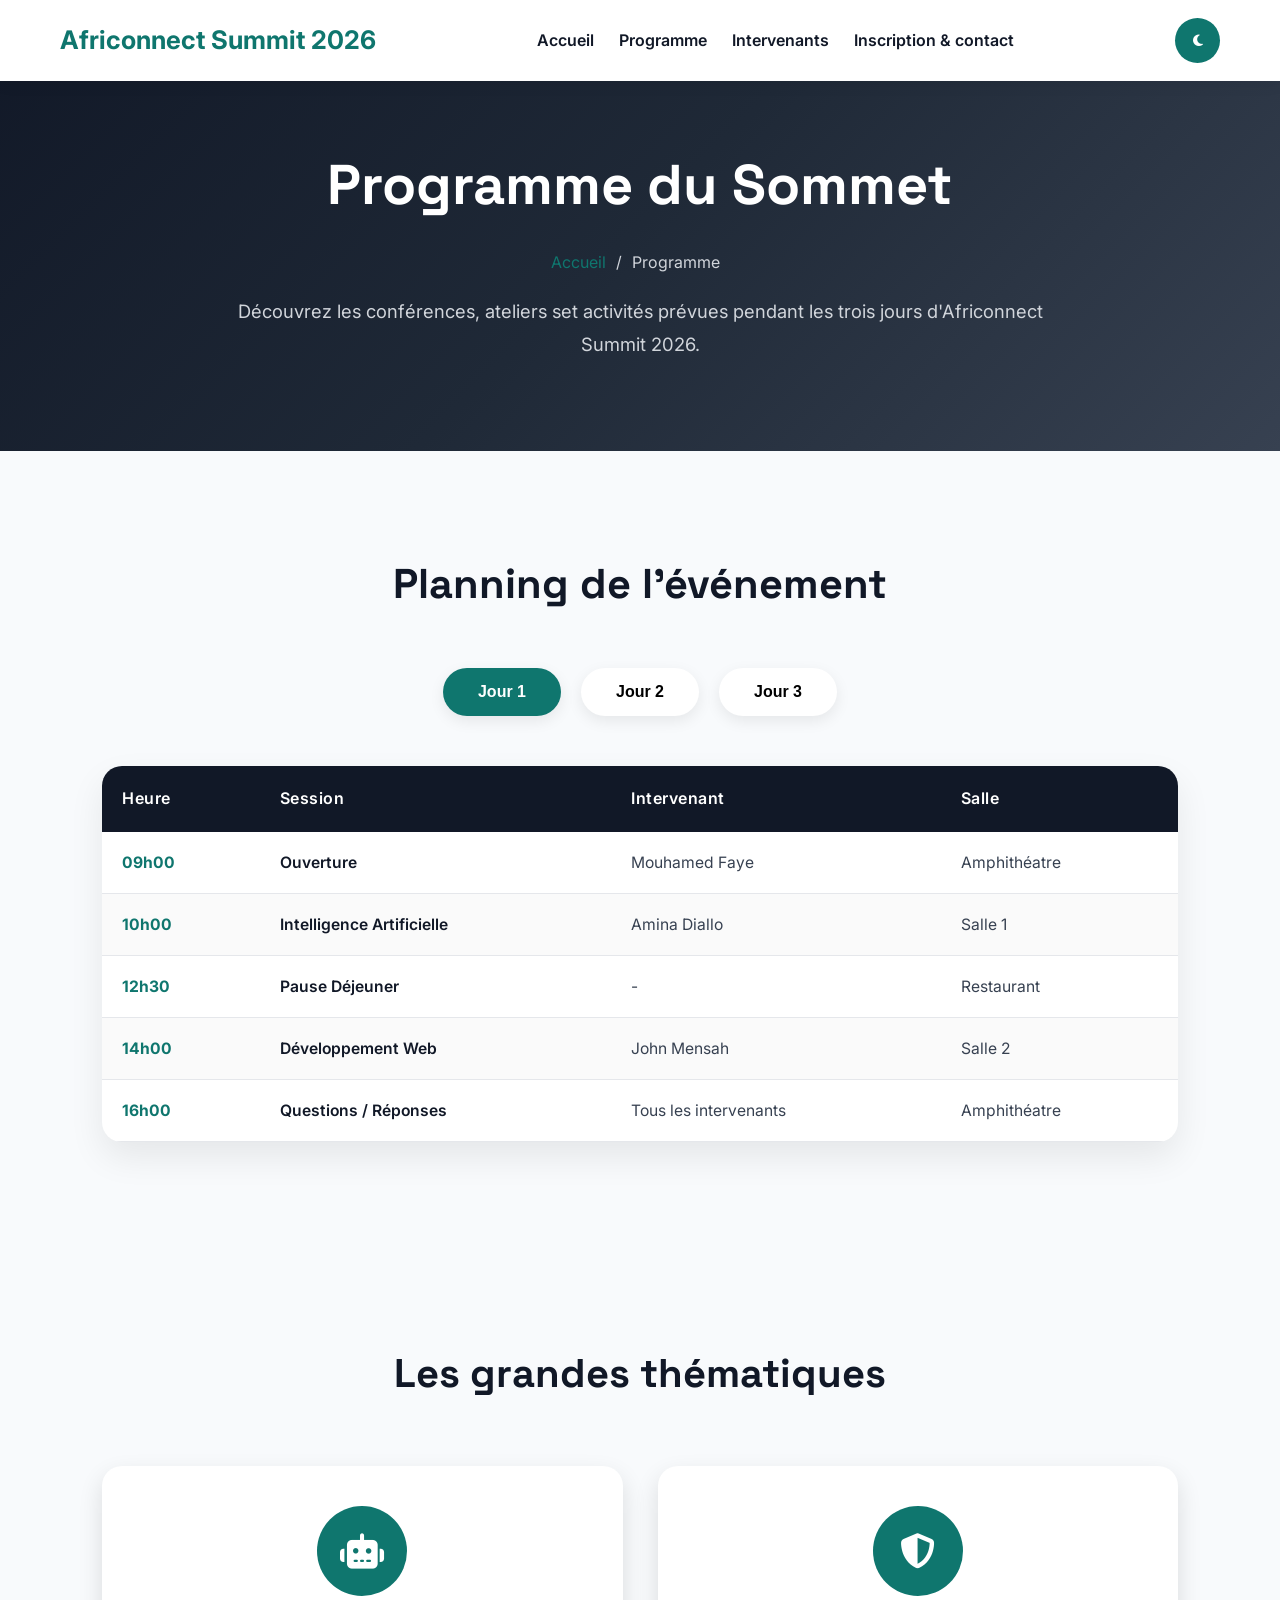
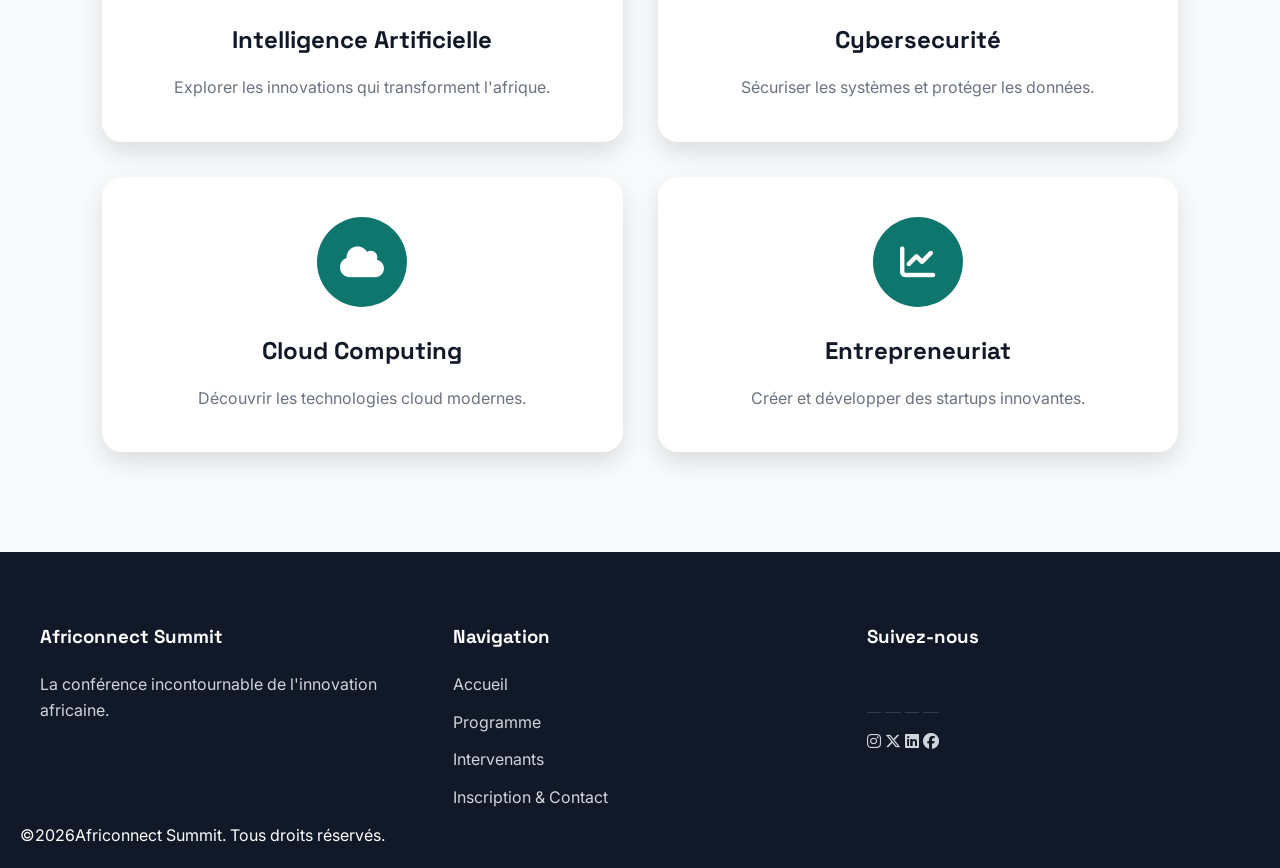
<file: programme.html>
<!DOCTYPE html>
<html lang="fr">
<head>
    <meta charset="UTF-8">
    <meta name="viewport" content="width=device-width, initial-scale=1.0">
    <title>Programme AfriconnectSummit</title>
    <link rel="preconnect" href="https://fonts.googleapis.com">
    <link rel="preconnect" href="https://fonts.gstatic.com" crossorigin>
    <link href="https://fonts.googleapis.com/css2?family=Inter:wght@300;400;500;700&family=Space+Grotesk:wght@500;700&display=swap" 
    rel="stylesheet">
    <!-- Font Awesome (pour les icônes) -->
    <link rel="stylesheet"
    href="https://cdnjs.cloudflare.com/ajax/libs/font-awesome/6.7.2/css/all.min.css">
    <!-- CSS -->
    <link rel="stylesheet" href="css/style.css">
</head>
<body>
<!-- En téte / Navigations-->
<header class="header">
    <nav class="navbar">
        <a href="index.html" class="logo">Africonnect Summit 2026</a>
        <ul class="nav-links">
            <li><a href="index.html">Accueil</a></li>
            <li><a href="programme.html">Programme</a></li>
            <li><a href="intervenants.html">Intervenants</a></li>
            <li><a href="contact.html"> Inscription & contact</a></li>
        </ul>
        <div class="nav-actions">
            <button id="theme-btn">
                <i class="fa-solid fa-moon"></i>
            </button>
             <button id="menu-btn">
                <i class="fa-solid fa-bars"></i>
            </button>
        </div>
    </nav>
</header>
<!-- Contenu principal -->
<main>
    <!-- bannière d'en-téte de la page -->
    <section  class="page-banner hidden fade-in">
        <div class="banner-content">
            <h1>Programme du Sommet</h1>
            <nav class="breadcrumb" aria-label="Fil d'Ariane">
                <ul>
                    <li><a href="index.html">Accueil</a></li>
                    <li  aria-current="page">Programme</li>
                </ul>
            </nav>
            <p class="banner-description">
                Découvrez les conférences, ateliers set activités prévues 
                pendant les trois jours d'Africonnect Summit 2026.
            </p>
        </div>
    </section>
    <!-- section des onglets du programme -->
    <section class="programme-tabs hidden zoom-in">
        <h2>Planning de l'événement</h2>
        <div class="tab-buttons" role="tablist" aria-label="Jours du programme">
            <button class="tab-btn active" role="tab" aria-selected="true" aria-controls="jour1" id="tab-j1">
                Jour 1
            </button>
            <button class="tab-btn" role="tab" aria-selected="false" aria-controls="jour2" id="tab-j2">
                Jour 2
            </button>
            <button class="tab-btn" role="tab" aria-selected="false" aria-controls="jour3" id="tab-j3">
                Jour 3
            </button>
        </div>
        <!-- contenue jour1 -->
        <article class="tab-content active" id="jour1" role="tabpanel" aria-labelledby="tab-j1">
            <div class="table-container">
                <table>
                    <thead>
                        <tr>
                            <th>Heure</th>
                            <th>Session</th>
                            <th>Intervenant</th>
                            <th>Salle</th>
                        </tr>
                    </thead>
                    <tbody>
                        <tr>
                            <td class="time-slot">09h00</td>
                            <td class="session-name">Ouverture</td>
                            <td>Mouhamed Faye</td>
                            <td>Amphithéatre</td>
                        </tr>
                        <tr>
                            <td class="time-slot">10h00</td>
                            <td class="session-name">Intelligence Artificielle</td>
                            <td> Amina Diallo</td>
                            <td>Salle 1</td>
                        </tr>
                        <tr>
                            <td class="time-slot">12h30</td>
                            <td class="session-name">Pause Déjeuner</td>
                            <td>-</td>
                            <td>Restaurant</td>
                        </tr>
                        <tr>
                            <td class="time-slot">14h00</td>
                            <td class="session-name">Développement Web</td>
                            <td>John Mensah</td>
                            <td>Salle 2</td>
                        </tr>
                        <tr>
                            <td class="time-slot">16h00</td>
                            <td class="session-name">Questions / Réponses</td>
                            <td>Tous les intervenants</td>
                            <td>Amphithéatre</td>
                        </tr>
                    </tbody>
                </table>
            </div>
        </article>
        <!-- contenue jour2 -->
        <article class="tab-content" id="jour2" role="tabpanel" aria-labelledby="tab-j2" hidden>
             <div class="table-container">
                <table>
                    <thead>
                        <tr>
                            <th>Heure</th>
                            <th>Session</th>
                            <th>Intervenant</th>
                            <th>Salle</th>
                        </tr>
                    </thead>
                    <tbody>
                        <tr>
                            <td class="time-slot">09h00</td>
                            <td class="session-name">Créer une Startup</td>
                            <td>Samuel Okoro</td>
                            <td>Salle 3</td>
                        </tr>
                        <tr>
                            <td class="time-slot">10h00</td>
                            <td class="session-name">Fintech Africa</td>
                            <td>Grace Fofana</td>
                            <td>Salle 1</td>
                        </tr>
                         <tr>
                            <td class="time-slot">12h30</td>
                            <td class="session-name">Pause Déjeuner</td>
                            <td>-</td>
                            <td>Restaurant</td>
                        </tr>
                        <tr>
                            <td class="time-slot">14h00</td>
                            <td class="session-name">Cybersecurité</td>
                            <td>John Mensah</td>
                            <td>Salle 2</td>
                        </tr>
                        <tr>
                            <td class="time-slot">16h00</td>
                            <td class="session-name">Networking</td>
                            <td>Tous les participants</td>
                            <td>Hall Principal</td>
                        </tr>
                    </tbody>
                </table>
            </div>
        </article>
        <!-- contenue jour3 -->
        <article class="tab-content" id="jour3" role="tabpanel" aria-labelledby="tab-j3" hidden>
            <div class="table-container">
                <table>
                    <thead>
                        <tr>
                            <th>Heure</th>
                            <th>Session</th>
                            <th>Intervenant</th>
                            <th>Salle</th>
                        </tr>
                    </thead>
                    <tbody>
                        <tr>
                            <td class="time-slot">09h00</td>
                            <td class="session-name">Cloud computing</td>
                            <td>Mouhamed Faye</td>
                            <td>Salle 2</td>
                        </tr>
                        <tr>
                            <td class="time-slot">10h00</td>
                            <td class="session-name">Carrière Tech</td>
                            <td>Amina Diallo</td>
                            <td>Salle 1</td>
                        </tr>
                         <tr>
                            <td class="time-slot">12h30</td>
                            <td class="session-name">Pause Déjeuner</td>
                            <td>-</td>
                            <td>Restaurant</td>
                        </tr>
                        <tr>
                            <td class="time-slot">14h00</td>
                            <td class="session-name">Présentation des Startup</td>
                            <td>Samuel Okoro</td>
                            <td>Salle 2</td>
                        </tr>
                        <tr>
                            <td class="time-slot">16h00</td>
                            <td class="session-name">Cérémonie de cloture</td>
                            <td>Organisation</td>
                            <td>Amphithéatre</td>
                        </tr>
                    </tbody>
                </table>
            </div>
        </article>
    </section>
    <!-- section des thématiques -->
    <section class="themes hidden fade-in">
        <h2>Les grandes thématiques</h2>
        <div class="theme-grid">
            <article class="theme-card scroll-trigger">
                <div  class="theme-icon"><i class="fa-solid fa-robot"></i></div>
                <h3>Intelligence Artificielle</h3>
                <p>Explorer les innovations qui transforment l'afrique.</p>
            </article>
            <article class="theme-card scroll-trigger">
                <div  class="theme-icon"><i i class="fa-solid fa-shield-halved"></i></div>
                <h3>Cybersecurité</h3>
                <p>Sécuriser les systèmes et protéger les données.</p>
            </article>
            <article class="theme-card scroll-trigger">
                <div  class="theme-icon"><i class="fa-solid fa-cloud"></i></div>
                <h3>Cloud Computing</h3>
                <p>Découvrir les technologies cloud modernes.</p>
            </article>
            <article class="theme-card scroll-trigger">
                <div  class="theme-icon"><i  class="fa-solid fa-chart-line"></i></div>
                <h3>Entrepreneuriat</h3>
                <p>Créer et développer des startups innovantes.</p>
            </article>
        </div>
    </section>
</main>
<!-- Pied de page (footer) -->
<footer>
    <div  class="footer-container">
        <div>
            <h3>Africonnect Summit</h3>
            <p>
                La conférence incontournable de l'innovation africaine.
            </p>
        </div>
        <div>
            <h3>Navigation</h3>
            <ul>
                <li><a href="index.html">Accueil</a></li>
                <li><a href="programme.html">Programme</a></li>
                <li><a href="intervenants.html">Intervenants</a></li>
                <li><a href="contact.html">Inscription & Contact</a></li>
            </ul>
        </div>
        <div>
            <h3>Suivez-nous</h3>
            <a href="#"><i  class="fab fa-instagram"></i></a>
            <a href="#"><i  class="fab fa-x-twitter"></i></a>
            <a href="#"><i class="fab fa-linkedin"></i></a>
            <a href="#"><i class="fab fa-facebook"></i></a>
        </div>
    </div>
    <p class="copyright">
       &copy;<span id="year"></span>Africonnect Summit. Tous droits réservés.
    </p>
</footer>
<button id="topBtn">
        <i class="fa-solid fa-arrow-up"></i>
</button>

 <script src="js/main.js"></script>
</body>
</html>
</file>
<file: css/style.css>
:root{
    --primary:#0f766e;
    --secondary:#14B8A6;
    --accent:#f59e0b;
    --dark:#111827;
    --light:#ffffff;
    --gray:#f5f5f5;
    --text:#374151;
    --radius:12px;
    --shadow:0 8px 25px rgba(0,0,0,0.12);
    --transition:.3s ease;
}

*{
    margin: 0;
    padding: 0;
    box-sizing: border-box;
}

html{
    scroll-behavior: smooth;
}

body{
    font-family:"Inter", sans-serif;
    background: var(--light);
    color: var(--text);
    line-height: 1.6;
}

img{
    width: 100%;
    display: block;
}

a{
    text-decoration: none;
}

ul{
    list-style: none;
}

h1,h2,h3{
    font-family: "Space Grotesk", sans-serifs;
    color: var(--dark);
}

.section{
    padding: 90px 20px;
}

.container{
    width: 90%;
    max-width: 1200px;
    margin: auto;
}

/* Boutton de retour en haut */

#topBtn{
    position: fixed;
    bottom: 30px;
    right: 30px;
    width: 55px;
    height: 55px;
    border: none;
    border-radius: 50%;
    background: var(--primary);
    color: #fff;
    cursor: pointer;
    font-size: 1.2rem;
    opacity: 0;
    visibility: hidden;
    transition: .3s ease;
    z-index: 1000;
}

#topBtn.show{
    opacity: 1;
    visibility: visible;
}

#topBtn:hover{
    background: var(--secondary);
    transform: translateY(-5px);
}

body.dark-mode #topBtn{
    background: var(--secondary);
}

/* Animations */

.hidden{
    opacity:0;
    transition:all .8s ease;
}

.fade-in{
    transform:translateY(40px);
}

.slide-in{
    transform:translateX(-60px);
}

.zoom-in{
    transform:scale(.8);
}

.show{
    opacity:1;
    transform:translate(0) scale(1);
}

/* CSS Header */

.header{
    position: fixed;
    top: 0;
    width: 100%;
    background: #fff;
    box-shadow: 0 2px 15px rgba(0,0,0,.08);
    z-index: 1000;
    transition: all .3s ease;
}

.header .scrolled{
    background: rgba(255,255,255,.95);
    box-shadow: 0 8px 20px rgba(0,0, 0,.15);
}

.navbar{
    max-width: 1200px;
    margin: auto;
    display: flex;
    justify-content: space-between;
    align-items: center;
    padding: 18px 20px;
}

.logo{
    font-size: 1.6rem;
    font-weight: bold;
    color: var(--primary);
}

.nav-links{
    display: flex;
    gap: 25px;
}

.nav-links a{
    color: var(--dark);
    font-weight: 600;
    transition: var(--transition);
}

.nav-links a:hover,
.nav-links a:active{
    color: var(--primary);
}

.nav-actions{
    display: flex;
    align-items: center;
    gap: 15px;
}

#theme-btn{
    width: 45px;
    height: 45px;
    border: none;
    border-radius: 50%;
    cursor: pointer;
    background: var(--primary);
    color: #fff;
    transition: var(--transition);
}

#theme-btn:hover{
    background: var(--secondary);
    transform: rotate(20deg);
}

#menu-btn{
    display: none;
}

/* CSS Footer */

footer{
    background: var(--dark);
    color: #fff;
    padding: 70px 20px 20px;
 }
 .footer-container{
    max-width: 1200px;
    margin: auto;
    display: grid;
    grid-template-columns: repeat(3,1fr);
    gap: 40px;
 }

 .footer-container h3{
    margin-bottom: 20px;
    color:  #fff;
 }

 .footer-container p,
 .footer-container li{
    margin-bottom: 12px;
    color: #d1d5db;
 }

 .footer-container ul{
    list-style: none;
 }

 .footer-container a{
    color: #d1d5db;
    transition: var(--transition);
 }

 .footer-container i{
    text-align: center;
    margin-top: 40px;
    padding-top: 20px;
    border-top: 1px solid rgba(255,255,255,.15);
    color: #d1d5db;
 }

 /* Dark-mode Header */

body.dark-mode .header{
    background:#111827;
    box-shadow:0 2px 15px rgba(0,0,0,.4);
}

body.dark-mode .header{
    background: rgba(17,24,39,.95);
}

body.dark-mode .logo{
    color:var(--secondary);
}

body.dark-mode .nav-links a{
    color:#f3f4f6;
}

body.dark-mode .nav-links a:hover,
body.dark-mode .nav-links a.active{
    color:var(--secondary);
}

body.dark-mode #theme-btn{
    background:var(--secondary);
    color:#fff;
}

body.dark-mode #theme-btn:hover{
    background:var(--secondary);
}

/* Dark-mode Footer */

body.dark-mode footer{
    background:#030712;
}

body.dark-mode .footer-container h3{
    color:#fff;
}

body.dark-mode .footer-container p,
body.dark-mode .footer-container li,
body.dark-mode .footer-container a,
body.dark-mode .footer-container i{
    color:#d1d5db;
}

body.dark-mode .footer-container a:hover{
    color:var(--secondary);
}
/* CSS Page accueil */

/* Hero */

.hero{
    min-height:100vh;
    background:linear-gradient(135deg,#111827,#1f2937,#374151);
    display:flex;
    justify-content:center;
    align-items:center;
    text-align:center;
    padding:120px 20px 80px;
    color:#fff;
}

.hero-content{
    max-width:850px;
}

.hero h1{
    font-family:"Space Grotesk",sans-serif;
    font-size:4.3rem;
    font-weight:700;
    margin-bottom:20px;
    color:#fff;
}

.hero p{
    max-width:700px;
    margin:0 auto 40px;
    font-size:1.2rem;
    line-height:1.8;
    color:#d1d5db;
}

/* Hero bouttons */

.hero-buttons{
    display:flex;
    justify-content:center;
    gap:20px;
    margin-bottom:60px;
    flex-wrap:wrap;
}

.hero-buttons a{
    text-decoration:none;
    padding:16px 35px;
    border-radius:50px;
    font-weight:600;
    transition:.4s;
}

.hero-buttons a:first-child{
    background: var(--primary);
    color:#fff;
}

.hero-buttons a:first-child:hover{
    background: var(--primary);
    transform:translateY(-5px);
}

.hero-buttons a:last-child{
    background:#111827;
    color:#fff;
    border:2px solid var(--primary);
}

.hero-buttons a:last-child:hover{
    background:var(--primary);
    transform:translateY(-5px);
}

/* Countdown */

#countdown{
    display:flex;
    justify-content:center;
    gap:20px;
    flex-wrap:wrap;
}

#countdown div{
    width:120px;
    padding:20px;
    border-radius:15px;
    background:rgba(255,255,255,.08);
    backdrop-filter:blur(10px);
    border:1px solid rgba(255,255,255,.15);
}

#countdown h2{
    font-size:2.2rem;
    color: var(--primary);
    margin-bottom:10px;
}

#countdown span{
    color:#d1d5db;
    font-size:.95rem;
}

/* Statistiques */

.stats{
    padding:100px 8%;
    text-align:center;
}

.stats h2{
    font-size:2.5rem;
    margin-bottom:60px;
}

.stats-grid{
    display:grid;
    grid-template-columns:repeat(auto-fit,minmax(220px,1fr));
    gap:30px;
}

.stats-grid article{
    background:#fff;
    padding:40px;
    border-radius:20px;
    box-shadow:0 10px 30px rgba(0,0,0,.08);
    transition:.4s;
}

.stats-grid article:hover{
    transform:translateY(-10px);
}

.counter{
    font-size:3rem;
    color: var(--primary);
    margin-bottom:10px;
}

.stats-grid p{
    font-size:1.1rem;
    font-weight:600;
}

/* Pourquoi Participer */

.why{
    padding:100px 8%;
    background:#f8f9fb;
    text-align:center;
}

.why h2{
    margin-bottom:60px;
    font-size:2.5rem;
}

.why-grid{
    display:grid;
    grid-template-columns:repeat(auto-fit,minmax(260px,1fr));
    gap:30px;
}

.why article{
    background:#fff;
    padding:45px 30px;
    border-radius:20px;
    box-shadow:0 8px 25px rgba(0,0,0,.08);
    transition:.4s;
}

.why article:hover{
    transform:translateY(-10px);
}

.why i{
    font-size:3rem;
    color: var(--primary);
    margin-bottom:20px;
}

.why h3{
    margin-bottom:15px;
}
 
/* Intervenants */

.speakers{
    padding:100px 8%;
    background:#f8fafc;
    text-align:center;
}

.speakers h2{
    font-size:2.5rem;
    margin-bottom:60px;
    text-align: center;
}

.speaker-grid{
    display:grid;
    grid-template-columns:repeat(2,1fr);
    gap:40px;
    max-width:1000px;
    margin:auto;
}

.speaker-card{
    background:#fff;
    border-radius:20px;
    overflow:hidden;
    box-shadow:0 10px 25px rgba(0,0,0,.12);
    transition:.4s;
}

.speaker-card:hover{
    transform:translateY(-10px);
    box-shadow:0 20px 40px rgba(0,0,0,.2);
}

.speaker-card img{
    width:100%;
    height:420px;
    object-fit:cover;
    object-position:top;
}

.speaker-card h3{
    margin:20px 0 10px;
    font-size:1.6rem;
    font-family:"Space Grotesk",sans-serif;
}

.speaker-card p{
    color:#555;
    font-size:1rem;
    padding-bottom:25px;
}

/* Sponsors */

 .sponsors{
    background: white;
    text-align: center;
 }
 .sponsors h2{
    font-size: 2.5rem;
    margin-bottom: 15px;
 }
 .section-text{
    max-width: 750px;
    margin: 0 auto 50px;
 }
 .sponsor-grid{
    max-width: 1200px;
    margin: auto;
    display: grid;
    grid-template-columns: repeat(4,1fr);
    gap: 25px;
 }
.sponsor-card{
    background: var(--gray);
    padding: 35px 20px;
    border-radius: 16px;
    transition: var(--transition);
    border-top: 5px solid var(--primary);
 }
 .sponsor-card:hover{
    transform: translateY(-10px);
    box-shadow: var(--shadow);
 }
 .sponsor-card img{
    width: 80px;
    height: 80px;
    object-fit: contain;
    margin: 0 auto 20px;
 }
 .sponsor-card h3{
    margin-bottom: 10px;
 }
 .sponsor-card p{
    color: var(--text);
 }

/* Dark-mode - ACCUEIL  */


body.dark-mode .hero{
    background:linear-gradient(135deg,#030712,#111827,#1f2937);
}

body.dark-mode .hero h1{
    color:#fff;
}

body.dark-mode .hero p{
    color:#d1d5db;
}

body.dark-mode #countdown div{
    background:rgba(255,255,255,.05);
    border:1px solid rgba(255,255,255,.12);
}

body.dark-mode #countdown h2{
    color:var(--primary);
}

body.dark-mode #countdown span{
    color:#d1d5db;
}

/* Statistiques */

body.dark-mode .stats{
    background:#111827;
}

body.dark-mode .stats h2{
    color:#fff;
}

body.dark-mode .stats-grid article{
    background:#1f2937;
    color:#fff;
}

body.dark-mode .stats-grid p{
    color:#d1d5db;
}

/* Pourquoi participer */

body.dark-mode .why{
    background:#0f172a;
}

body.dark-mode .why h2{
    color:#fff;
}

body.dark-mode .why article{
    background:#1f2937;
}

body.dark-mode .why h3{
    color:#fff;
}

body.dark-mode .why p{
    color:#d1d5db;
}

body.dark-mode .why i{
    color:var(--primary);
}

/* Intervenants */

body.dark-mode .speakers{
    background:#111827;
}

body.dark-mode .speakers h2{
    color:#fff;
}

body.dark-mode .speaker-card{
    background:#1f2937;
}

body.dark-mode .speaker-card h3{
    color:#fff;
}

body.dark-mode .speaker-card p{
    color:#d1d5db;
}

/* Sponsors */

body.dark-mode .sponsors{
    background:#0f172a;
}

body.dark-mode .sponsors h2{
    color:#fff;
}

body.dark-mode .section-text{
    color:#d1d5db;
}

body.dark-mode .sponsor-card{
    background:#1f2937;
    border-top:5px solid var(--primary);
}

body.dark-mode .sponsor-card h3{
    color:#fff;
}

body.dark-mode .sponsor-card p{
    color:#d1d5db;
}

 /* CSS PAGE INTERVENANTS */

.page-banner{
    background:linear-gradient(135deg,#111827,#1f2937,#374151);
    color:#fff;
    padding:140px 8% 90px;
    text-align:center;
}

.banner-content{
    max-width:850px;
    margin:auto;
}

.page-banner h1{
    font-family:"Space Grotesk",sans-serif;
    font-size:3.5rem;
    margin-bottom:20px;
    color: #fff;
    font-weight: 700;
}

.banner-description{
    font-size:1.15rem;
    color:#d1d5db;
    line-height:1.8;
}

/* Fil d'Ariane */

.breadcrumb{
    margin:20px 0;
}

.breadcrumb ul{
    display:flex;
    justify-content:center;
    gap:10px;
    list-style:none;
    padding:0;
}

.breadcrumb li{
    color:#d1d5db;
}

.breadcrumb li::after{
    content:"/";
    margin-left:10px;
}

.breadcrumb li:last-child::after{
    content:"";
}

.breadcrumb a{
    color: var(--primary);
    text-decoration:none;
}

.breadcrumb a:hover{
    text-decoration:underline;
}

/* FILTRES */

.speaker-filter{
    padding:80px 20px 40px;
    text-align:center;
}

.speaker-filter h2{
    margin-bottom:25px;
    font-size:2rem;
}

.filter-buttons{
    display:flex;
    justify-content:center;
    flex-wrap:wrap;
    gap:15px;
}

.filter-btn{
    padding:12px 28px;
    border:none;
    border-radius:30px;
    background:#E5E7EB;
    cursor:pointer;
    font-weight:600;
    transition:.3s;
}

.filter-btn:hover,
.filter-btn.active{
    background:var(--primary);
    color:#fff;
}

/* GRILLE */

.speakers-container{
    max-width:1400px;
    margin:50px auto 100px;
    padding:0 25px;

    display:grid;
    grid-template-columns:repeat(3,1fr);
    gap:35px;
}

/* CARTE */

.speaker-card{
    background:#fff;
    border-radius:18px;
    overflow:hidden;
    box-shadow:0 10px 30px rgba(0,0,0,.15);
    transition:.4s;
}

.speaker-card:hover{
    transform:translateY(-12px);
    box-shadow:0 20px 45px rgba(0,0,0,.20);
}

/* IMAGE */

.speaker-img-container{
    width:100%;
    height:460px;
    overflow:hidden;
}

.speaker-img-container img{
    width:100%;
    height:100%;
    object-fit:cover;
    object-position:top;
    display:block;
    transition:.5s;
}

.speaker-card:hover img{
    transform:scale(1.08);
}

/* INFORMATIONS */

.speaker-info{
    padding:25px;
    text-align:center;
}

.speaker-info h3{
    font-size:1.5rem;
    margin-bottom:10px;
}

.speaker-role{
    color:var(--primary);
    font-weight:600;
    margin-bottom:15px;
}

.speaker-info div{
    display:flex;
    justify-content:center;
    align-items:center;
    gap:8px;
}

.speaker-info i{
    color:var(--accent);
    font-size:1.1rem;
}

/* Dark mode page intervenants */

/* Bannière */

body.dark-mode{
    background:#111827;
    color:#fff;
}

body.dark-mode .page-banner{
    background:linear-gradient(135deg,#030712,#111827,#1f2937);
}

body.dark-mode .page-banner h1{
    color:#fff;
}

body.dark-mode .banner-description{
    color:#d1d5db;
}

body.dark-mode .breadcrumb li{
    color:#d1d5db;
}

body.dark-mode .breadcrumb a{
    color:var(--primary);
}

/* Filtres */

body.dark-mode .speaker-filter{
    background:#111827;
}

body.dark-mode .speaker-filter h2{
    color:#fff;
}

body.dark-mode .filter-btn{
    background:#374151;
    color:#fff;
}

body.dark-mode .filter-btn:hover,
body.dark-mode .filter-btn.active{
    background:var(--primary);
    color:#fff;
}

/* Grille */

body.dark-mode .speakers-container{
    background:#111827;
}

/* Cartes */

body.dark-mode .speaker-card{
    background:#1f2937;
    box-shadow:0 10px 30px rgba(0,0,0,.4);
}

body.dark-mode .speaker-card:hover{
    box-shadow:0 20px 45px rgba(0,0,0,.55);
}

/* Images */

body.dark-mode .speaker-img-container img{
    filter:brightness(.95);
}

/* Informations */

body.dark-mode .speaker-info h3{
    color:#fff;
}

body.dark-mode .speaker-role{
    color:var(--primary);
}

body.dark-mode .speaker-info p,
body.dark-mode .speaker-info span{
    color:#d1d5db;
}

body.dark-mode .speaker-info i{
    color:var(--primary);
}

/* CSS page programme */

.programme-tabs{
    padding:100px 8%;
    background:#f8fafc;
}

.programme-tabs h2{
    text-align:center;
    font-size:2.6rem;
    margin-bottom:50px;
    font-family:"Space Grotesk",sans-serif;
}

/* Boutons */

.tab-buttons{
    display:flex;
    justify-content:center;
    flex-wrap:wrap;
    gap:20px;
    margin-bottom:50px;
}

.tab-btn{
    padding:15px 35px;
    border:none;
    border-radius:50px;
    background:#fff;
    cursor:pointer;
    font-size:1rem;
    font-weight:600;
    transition:.4s;
    box-shadow:0 5px 15px rgba(0,0,0,.08);
}

.tab-btn:hover{
    background: var(--primary);
    color:#fff;
}

.tab-btn.active{
    background: var(--primary);
    color:#fff;
}

/* TABLEAU DU PROGRAMME */

.tab-content{
    animation:fade .5s ease;
    display: none;
}

.tab-content.active{
    display: block;
}

@keyframes fade{
    from{
        opacity:0;
        transform:translateY(20px);
    }
    to{
        opacity:1;
        transform:translateY(0);
    }
}

.table-container{
    overflow-x:auto;
    background:#fff;
    border-radius:20px;
    box-shadow:0 15px 35px rgba(0,0,0,.08);
}

table{
    width:100%;
    border-collapse:collapse;
    min-width:800px;
}

thead{
    background:#111827;
}

thead th{
    color:#fff;
    padding:20px;
    text-align:left;
    font-size:1rem;
    font-weight:600;
    letter-spacing:.5px;
}

tbody td{
    padding:18px 20px;
    border-bottom:1px solid #e5e7eb;
    font-size:.98rem;
}

tbody tr{
    transition:.3s;
}

tbody tr:hover{
    background:#f3f4f6;
}

.time-slot{
    font-weight:700;
    color: var(--primary);
    white-space:nowrap;
}

.session-name{
    font-weight:600;
    color:#111827;
}

/* Lignes alternées */

tbody tr:nth-child(even){
    background:#fafafa;
}

tbody tr:nth-child(even):hover{
    background:#eef2f7;
}

/* Ombre légère */

.table-container:hover{
    box-shadow:0 20px 45px rgba(0,0,0,.12);
}

/* LES GRANDES THÉMATIQUES */

.themes{
    padding:100px 8%;
    background:#f8fafc;
    text-align:center;
}

.themes h2{
    font-size:2.5rem;
    margin-bottom:20px;
    font-family:"Space Grotesk", sans-serif;
    color:#111827;
}

.theme-grid{
    max-width:1200px;
    margin:60px auto 0;
    display:grid;
    grid-template-columns:repeat(2,1fr);
    gap:35px;
}

.theme-card{
    background:#fff;
    padding:40px 30px;
    border-radius:20px;
    box-shadow:0 10px 25px rgba(0,0,0,.12);
    transition:.3s ease;
    display:flex;
    flex-direction:column;
    align-items:center;
    justify-content:center;
    min-height:260px;
}

.theme-card:hover{
    transform:translateY(-10px);
    box-shadow:0 20px 40px rgba(0,0,0,.18);
}

.theme-icon{
    width:90px;
    height:90px;
    background: var(--primary);
    color:#fff;
    border-radius:50%;
    display:flex;
    justify-content:center;
    align-items:center;
    font-size:2.2rem;
    margin-bottom:25px;
}

.theme-card h3{
    font-size:1.5rem;
    margin-bottom:15px;
    color:#111827;
    font-family:"Space Grotesk", sans-serif;
}

.theme-card p{
    font-size:1rem;
    line-height:1.7;
    color:#6b7280;
}

/* Dark-mode page programme */

/* Section Programme */

body.dark-mode .programme-tabs{
    background:#111827;
}

body.dark-mode .programme-tabs h2{
    color:#fff;
}

/* Boutons */

body.dark-mode .tab-btn{
    background:#1f2937;
    color:#fff;
    box-shadow:0 5px 15px rgba(0,0,0,.4);
}

body.dark-mode .tab-btn:hover,
body.dark-mode .tab-btn.active{
    background:var(--primary);
    color:#fff;
}

/* Tableau */

body.dark-mode .table-container{
    background:#1f2937;
    box-shadow:0 15px 35px rgba(0,0,0,.4);
}

body.dark-mode thead{
    background:#030712;
}

body.dark-mode thead th{
    color:#fff;
}

body.dark-mode tbody td{
    color:#d1d5db;
    border-bottom:1px solid #374151;
}

body.dark-mode tbody tr{
    background:#1f2937;
}

body.dark-mode tbody tr:nth-child(even){
    background:#273549;
}

body.dark-mode tbody tr:hover,
body.dark-mode tbody tr:nth-child(even):hover{
    background:#374151;
}

body.dark-mode .session-name{
    color:#fff;
}

body.dark-mode .time-slot{
    color:var(--primary);
}

/* Les grandes thématiques */

body.dark-mode .themes{
    background:#0f172a;
}

body.dark-mode .themes h2{
    color:#fff;
}

body.dark-mode .theme-card{
    background:#1f2937;
    box-shadow:0 10px 25px rgba(0,0,0,.4);
}

body.dark-mode .theme-card:hover{
    box-shadow:0 20px 40px rgba(0,0,0,.5);
}

body.dark-mode .theme-icon{
    background:var(--primary);
    color:#fff;
}

body.dark-mode .theme-card h3{
    color:#fff;
}

body.dark-mode .theme-card p{
    color:#d1d5db;
}

/* CSS page contact */

.contact-info h2{
    color: #ffff;
}

.contact-section{
    padding:140px 8% 100px;
    background:#f8fafc;
}

.contact-container{
    max-width:1200px;
    margin:auto;
    display:grid;
    grid-template-columns:2fr 1fr;
    gap:40px;
}

/* Formulaire */

.contact-form{
    background:#fff;
    padding:40px;
    border-radius:20px;
    box-shadow:0 10px 30px rgba(0,0,0,.08);
}

.contact-form h2{
    font-size:2rem;
    margin-bottom:30px;
    font-family:"Space Grotesk",sans-serif;
}

.form-group{
    margin-bottom:20px;
}

.form-group label{
    display:block;
    margin-bottom:8px;
    font-weight:600;
}

.form-group input,
.form-group select,
.form-group textarea{
    width:100%;
    padding:15px;
    border:1px solid #d1d5db;
    border-radius:10px;
    font-size:1rem;
    outline:none;
    transition:.3s;
    font-family:"Inter",sans-serif;
}

.form-group input:focus,
.form-group select:focus,
.form-group textarea:focus{
    border-color:var(--primary);
    box-shadow:0 0 10px rgba(34,197,94,.2);
}

textarea{
    resize:vertical;
}

.submit-btn{
    width:100%;
    padding:16px;
    border:none;
    border-radius:12px;
    background:var(--primary);
    color:#fff;
    font-size:1rem;
    font-weight:600;
    cursor:pointer;
    transition:.3s;
}

.submit-btn:hover{
    background: var(--primary);
}

/* Informations */

.contact-info{
    background:#111827;
    color:#fff;
    padding:35px;
    border-radius:20px;
    height:max-content;
}

.contact-info h2{
    margin-bottom:25px;
    font-family:"Space Grotesk",sans-serif;
}

.info-item{
    margin-bottom:25px;
}

.info-item strong{
    color: var(--primary);
    display:block;
    margin-bottom:6px;
}

.info-item p{
    color:#d1d5db;
}

/* FAQ */

.faq-section{
    padding:100px 8%;
    background:#fff;
}

.faq-section h2{
    text-align:center;
    font-size:2.5rem;
    margin-bottom:50px;
    font-family:"Space Grotesk",sans-serif;
}

.accordion{
    max-width:900px;
    margin:auto;
}

.accordion-item{
    margin-bottom:15px;
    border-radius:12px;
    overflow:hidden;
    box-shadow:0 5px 15px rgba(0,0,0,.08);
}

.accordion-toggle{
    display:none;
}

.accordion-title{
    display:block;
    background:#111827;
    color:#fff;
    padding:18px 20px;
    cursor:pointer;
    font-weight:600;
}

.accordion-content{
    max-height:0;
    overflow:hidden;
    transition:.4s;
    background:#fff;
}

.accordion-content p{
    padding:20px;
    line-height:1.7;
}

.accordion-toggle:checked + .accordion-title + .accordion-content{
    max-height:250px;
}

/* Carte */

.map-section{
    padding:100px 8%;
    background:#f8fafc;
}

.map-section h2{
    text-align:center;
    margin-bottom:40px;
    font-size:2.5rem;
    font-family:"Space Grotesk",sans-serif;
}

.map-container{
    max-width:1200px;
    margin:auto;
    border-radius:20px;
    overflow:hidden;
    box-shadow:0 10px 25px rgba(0,0,0,.15);
}

.map-container iframe{
    width:100%;
    display:block;
}

/* Messages */

.error-message{
    color:red;
    font-size:.9rem;
}

.success-message{
    margin:15px 0;
    color:green;
    font-weight:600;
}

/* Dark-mode page contact */

body.dark-mode .contact-section{
    background:#111827;
}

body.dark-mode .contact-form{
    background:#1f2937;
    color:#fff;
    box-shadow:0 10px 30px rgba(0,0,0,.35);
}

body.dark-mode .contact-form h2{
    color:#fff;
}

body.dark-mode .form-group label{
    color:#e5e7eb;
}

body.dark-mode .form-group input,
body.dark-mode .form-group select,
body.dark-mode .form-group textarea{
    background:#374151;
    color:#fff;
    border:1px solid #4b5563;
}

body.dark-mode .form-group input::placeholder,
body.dark-mode .form-group textarea::placeholder{
    color:#9ca3af;
}

body.dark-mode .form-group input:focus,
body.dark-mode .form-group select:focus,
body.dark-mode .form-group textarea:focus{
    border-color:var(--primary);
    box-shadow:0 0 10px rgba(34,197,94,.3);
}

body.dark-mode .submit-btn{
    background:var(--primary);
    color:#fff;
}

body.dark-mode .submit-btn:hover{
    background: var(--secondary);
}

/* Informations */

body.dark-mode .contact-info{
    background:#0f172a;
    color:#fff;
}

body.dark-mode .contact-info h2{
    color:#fff;
}

body.dark-mode .info-item strong{
    color:var(--primary);
}

body.dark-mode .info-item p{
    color:#d1d5db;
}

/* FAQ */

body.dark-mode .faq-section{
    background:#111827;
}

body.dark-mode .faq-section h2{
    color:#fff;
}

body.dark-mode .accordion-item{
    box-shadow:0 8px 20px rgba(0,0,0,.35);
}

body.dark-mode .accordion-title{
    background:#1f2937;
    color:#fff;
}

body.dark-mode .accordion-content{
    background:#374151;
}

body.dark-mode .accordion-content p{
    color:#e5e7eb;
}

/* Carte */

body.dark-mode .map-section{
    background:#111827;
}

body.dark-mode .map-section h2{
    color:#fff;
}

body.dark-mode .map-container{
    border:2px solid #374151;
}

/* Messages */

body.dark-mode .error-message{
    color:#f87171;
}

body.dark-mode .success-message{
    color:#4ade80;
}

/* Responsives */

/* Desktop (1200px et plus) */

@media screen and (min-width:1200px){

    .container{
        max-width:1200px;
    }

    .speaker-grid{
        grid-template-columns:repeat(2,1fr);
    }

    .speakers-container{
        grid-template-columns:repeat(3,1fr);
    }

    .theme-grid{
        grid-template-columns:repeat(2,1fr);
    }

    .contact-container{
        grid-template-columns:2fr 1fr;
    }
}

/* Tablette (768px) */

@media screen and (max-width:768px){
    #menu-btn{
        display: block;
        background: none;
        border: none;
        font-size: 1.5rem;
        cursor: pointer;
        color: var(--dark);
    }

    body.dark-mode #menu-btn{
        color: #fff;
    }

    h1{
        font-size:2.8rem !important;
    }

    h2{
        font-size:2rem !important;
    }

    .navbar{
        flex-wrap:wrap;
    }

    .nav-links{
        display: none;
        gap:15px;
        flex-direction: column;
        top: 100%;
        left: 0;
        width: 100%;
        background: #fff;
    }

    body.dark-mode .nav-links{
        background: #111827;
    }

    .nav-links.active{
        display: flex;
    }

    .hero{
        padding:140px 20px 80px;
    }

    .hero-buttons{
        flex-direction:column;
        align-items:center;
    }

    #countdown{
        gap:15px;
    }

    .footer-container{
        grid-template-columns:1fr;
        text-align:center;
    }

    .stats-grid,
    .why-grid,
    .speaker-grid,
    .theme-grid,
    .sponsor-grid,
    .speakers-container{
        grid-template-columns:1fr 1fr;
    }

    .contact-container{
        grid-template-columns:1fr;
    }

    .contact-info{
        margin-top:20px;
    }

    table{
        min-width:700px;
    }
}

/* Mobile (375px et moins) */

@media screen and (max-width:375px){

    .navbar{
        padding:15px;
    }

    .logo{
        font-size:1.2rem;
    }

    .nav-links{
        display:none;
    }

    #menu-btn{
        display:block;
        font-size:1.6rem;
        background:none;
        border:none;
        cursor:pointer;
    }

    .hero{
        padding:120px 15px 60px;
    }

    .hero h1{
        font-size:2rem !important;
    }

    .hero p{
        font-size:1rem;
    }

    .hero-buttons{
        flex-direction:column;
        width:100%;
    }

    .hero-buttons a{
        width:100%;
        text-align:center;
    }

    #countdown div{
        width:90px;
        padding:15px;
    }

    .stats-grid,
    .why-grid,
    .speaker-grid,
    .theme-grid,
    .sponsor-grid,
    .speakers-container,
    .footer-container{
        grid-template-columns:1fr;
    }

    .speaker-img-container{
        height:320px;
    }

    .contact-container{
        grid-template-columns:1fr;
    }

    .contact-form,
    .contact-info{
        padding:25px;
    }

    table{
        min-width:600px;
    }

    .page-banner h1{
        font-size:2rem;
    }

    .programme-tabs h2,
    .themes h2,
    .faq-section h2,
    .map-section h2{
        font-size:2rem;
    }
}
</file>
